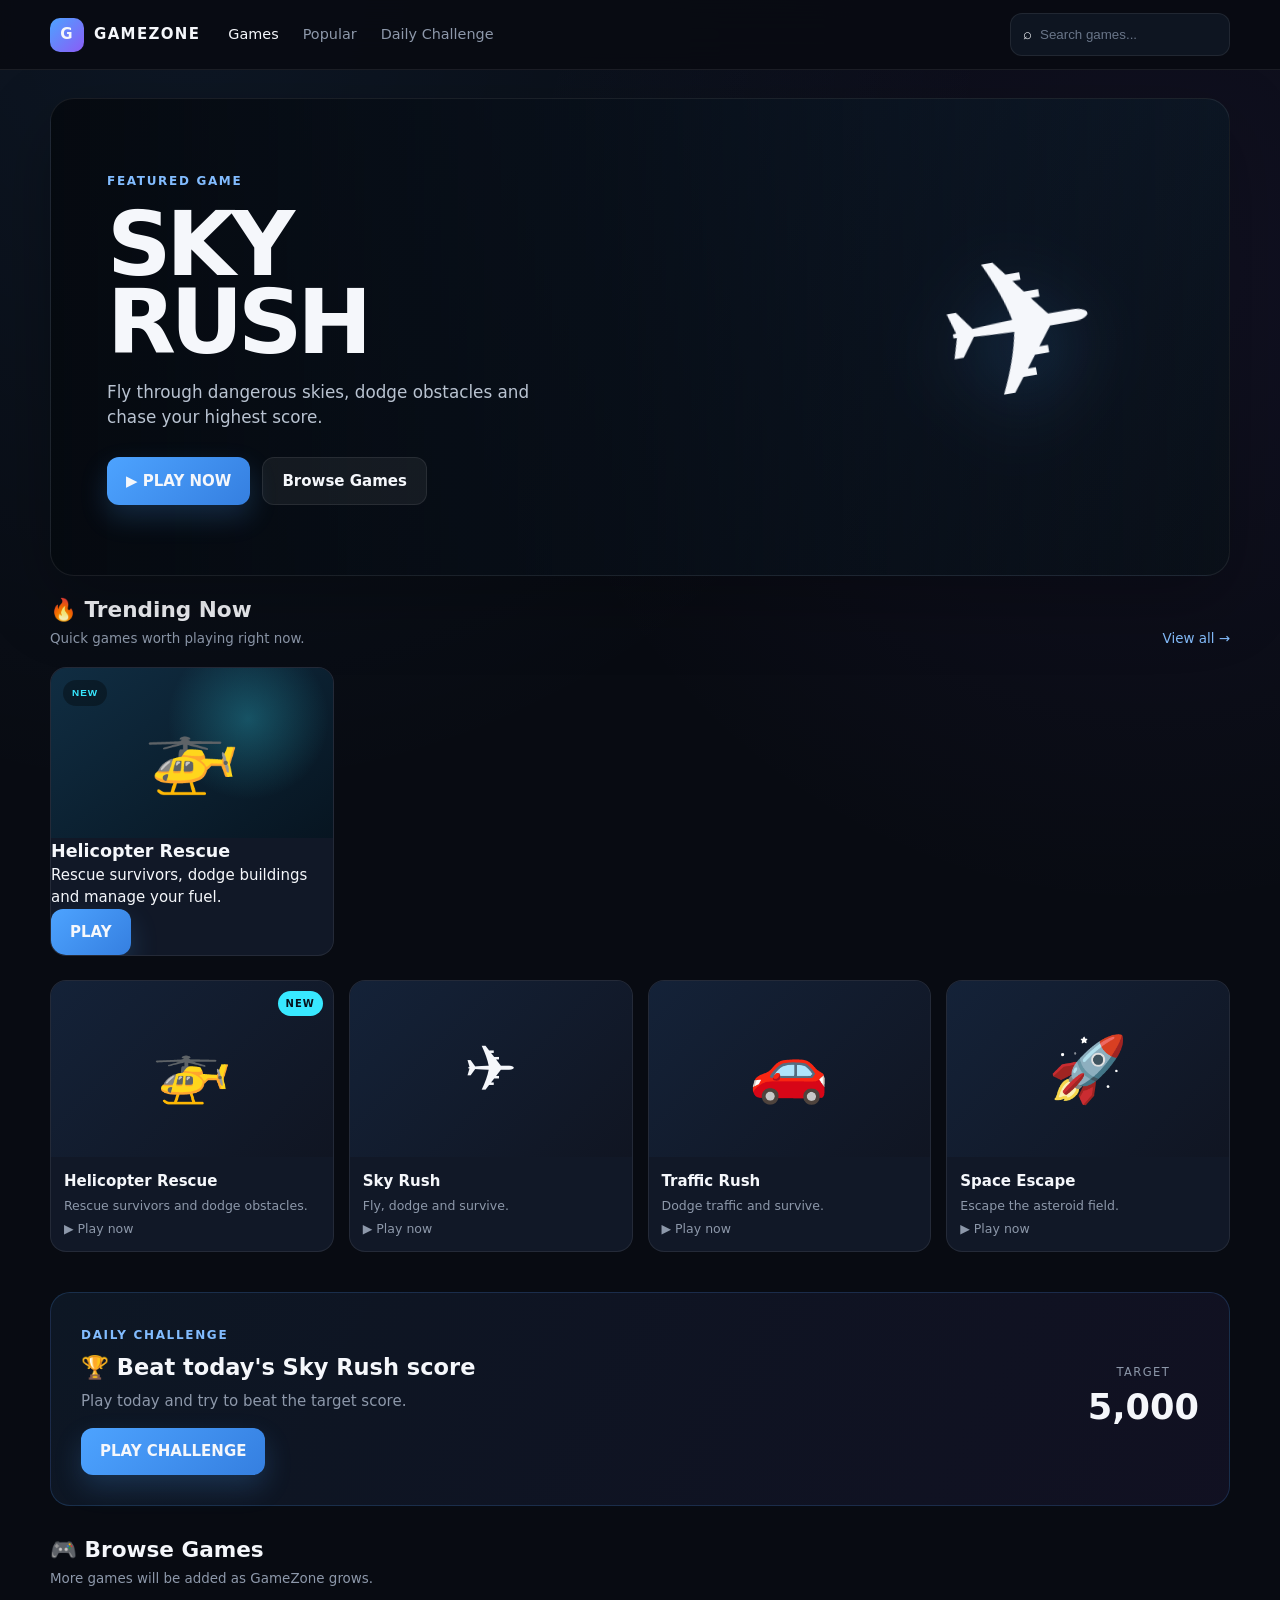
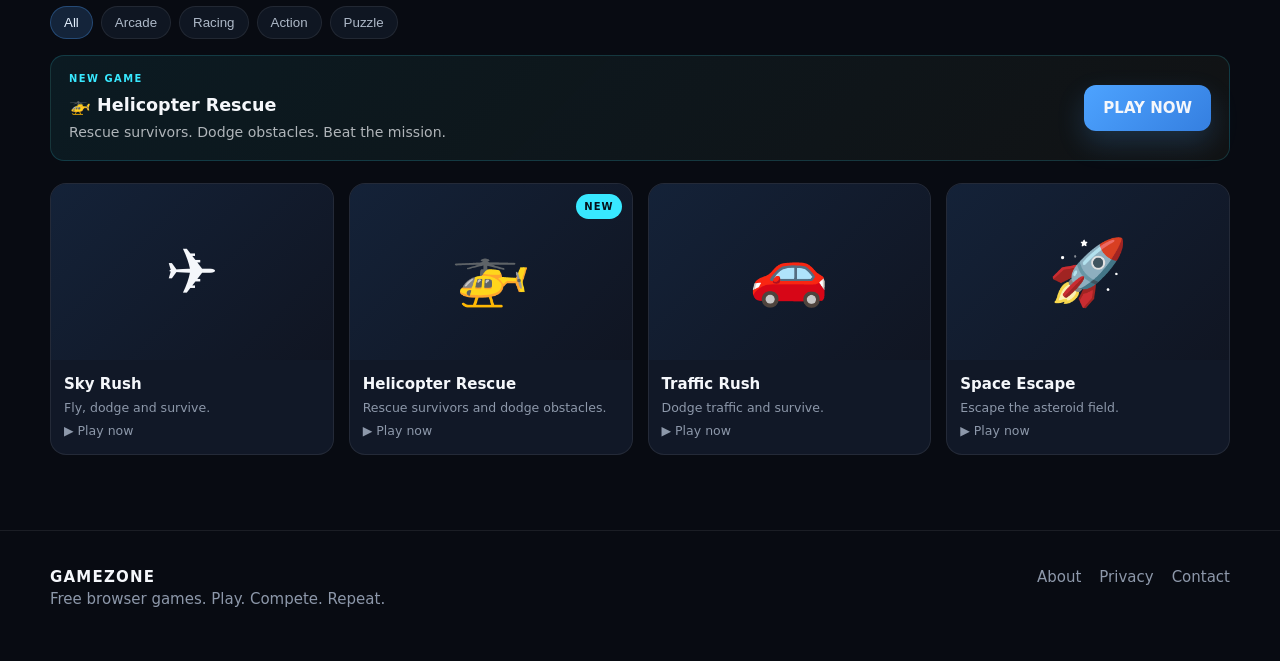
<file: index.html>
<!doctype html>
<html lang="en">
<head>
<meta charset="utf-8">
<meta name="viewport" content="width=device-width,initial-scale=1">
<title>GameZone — Free Browser Games</title>
<meta name="description" content="Play free browser games on GameZone. Fast arcade, racing, action and puzzle games.">
<meta name="theme-color" content="#080b12">
<link rel="stylesheet" href="css/style.css">
</head>

<body>

<header class="site-header">
<div class="container nav-wrap">

<a class="brand" href="./">
<span class="brand-mark">G</span>
<span>GAMEZONE</span>
</a>

<nav>
<a class="active" href="#games">Games</a>
<a href="#popular">Popular</a>
<a href="#daily">Daily Challenge</a>
</nav>

<label class="search">
<span>⌕</span>
<input id="search" type="search" placeholder="Search games..." aria-label="Search games">
</label>

</div>
</header>


<main class="container">

<!-- HERO -->
<section class="hero">

<div class="hero-copy">

<span class="eyebrow">FEATURED GAME</span>

<h1>SKY<br>RUSH</h1>

<p>
Fly through dangerous skies, dodge obstacles and chase your highest score.
</p>

<div class="actions">

<a class="btn primary" href="games/sky-rush/">
▶ PLAY NOW
</a>

<a class="btn secondary" href="#games">
Browse Games
</a>

</div>

</div>

<div class="hero-plane" aria-hidden="true">
✈
</div>

</section>


<!-- TRENDING -->
<section id="popular" class="section">

<div class="section-head">

<div>
<h2>🔥 Trending Now</h2>
<p>Quick games worth playing right now.</p>
</div>

<a href="#games">View all →</a>

</div>


<!-- NEW GAME FEATURE -->
<div class="game-grid" style="margin-bottom:24px;">

<article class="game-card">

<a href="games/helicopter-rescue/">

<div
class="game-thumb"
style="
display:flex;
align-items:center;
justify-content:center;
min-height:170px;
background:
radial-gradient(circle at 70% 30%,rgba(56,232,255,.25),transparent 35%),
linear-gradient(145deg,#102d42,#071521);
font-size:4.8rem;
position:relative;
overflow:hidden;
">

🚁

<span style="
position:absolute;
top:12px;
left:12px;
font-size:.62rem;
font-weight:800;
letter-spacing:1px;
font-family:Orbitron,Arial,sans-serif;
color:#38e8ff;
background:rgba(0,0,0,.35);
padding:6px 9px;
border-radius:20px;
">
NEW
</span>

</div>

<div class="game-card-body">

<div>

<h3>Helicopter Rescue</h3>

<p>
Rescue survivors, dodge buildings and manage your fuel.
</p>

</div>

<span class="btn primary">
PLAY
</span>

</div>

</a>

</article>

</div>


<!-- EXISTING TRENDING GAMES -->
<div class="game-grid" id="trending"></div>

</section>


<!-- DAILY CHALLENGE -->
<section id="daily" class="challenge">

<div>

<span class="eyebrow">
DAILY CHALLENGE
</span>

<h2>
🏆 Beat today's Sky Rush score
</h2>

<p>
Play today and try to beat the target score.
</p>

<a class="btn primary" href="games/sky-rush/">
PLAY CHALLENGE
</a>

</div>

<div class="challenge-score">
TARGET
<br>
<strong>5,000</strong>
</div>

</section>


<!-- ALL GAMES -->
<section id="games" class="section">

<div class="section-head">

<div>

<h2>🎮 Browse Games</h2>

<p>
More games will be added as GameZone grows.
</p>

</div>

</div>


<div class="tags">

<button class="tag active" data-filter="all">
All
</button>

<button class="tag" data-filter="arcade">
Arcade
</button>

<button class="tag" data-filter="racing">
Racing
</button>

<button class="tag" data-filter="action">
Action
</button>

<button class="tag" data-filter="puzzle">
Puzzle
</button>

</div>


<!-- HELICOPTER RESCUE QUICK LINK -->

<div
style="
margin:0 0 22px;
padding:16px 18px;
border:1px solid rgba(56,232,255,.16);
border-radius:14px;
background:linear-gradient(135deg,rgba(56,232,255,.07),rgba(255,213,74,.04));
display:flex;
align-items:center;
justify-content:space-between;
gap:16px;
flex-wrap:wrap;
">

<div>

<div style="
font-size:.62rem;
font-weight:800;
letter-spacing:1.5px;
color:#38e8ff;
margin-bottom:5px;
">
NEW GAME
</div>

<h3 style="margin:0 0 4px;">
🚁 Helicopter Rescue
</h3>

<p style="
margin:0;
opacity:.7;
font-size:.88rem;
">
Rescue survivors. Dodge obstacles. Beat the mission.
</p>

</div>

<a
class="btn primary"
href="games/helicopter-rescue/"
>
PLAY NOW
</a>

</div>


<div class="game-grid" id="gamesGrid"></div>

</section>

</main>


<footer>

<div class="container footer-wrap">

<div>

<strong>GAMEZONE</strong>

<p>
Free browser games. Play. Compete. Repeat.
</p>

</div>

<div class="footer-links">

<a href="pages/about.html">
About
</a>

<a href="pages/privacy.html">
Privacy
</a>

<a href="pages/contact.html">
Contact
</a>

</div>

</div>

</footer>


<script src="js/main.js"></script>

</body>
</html>
</file>
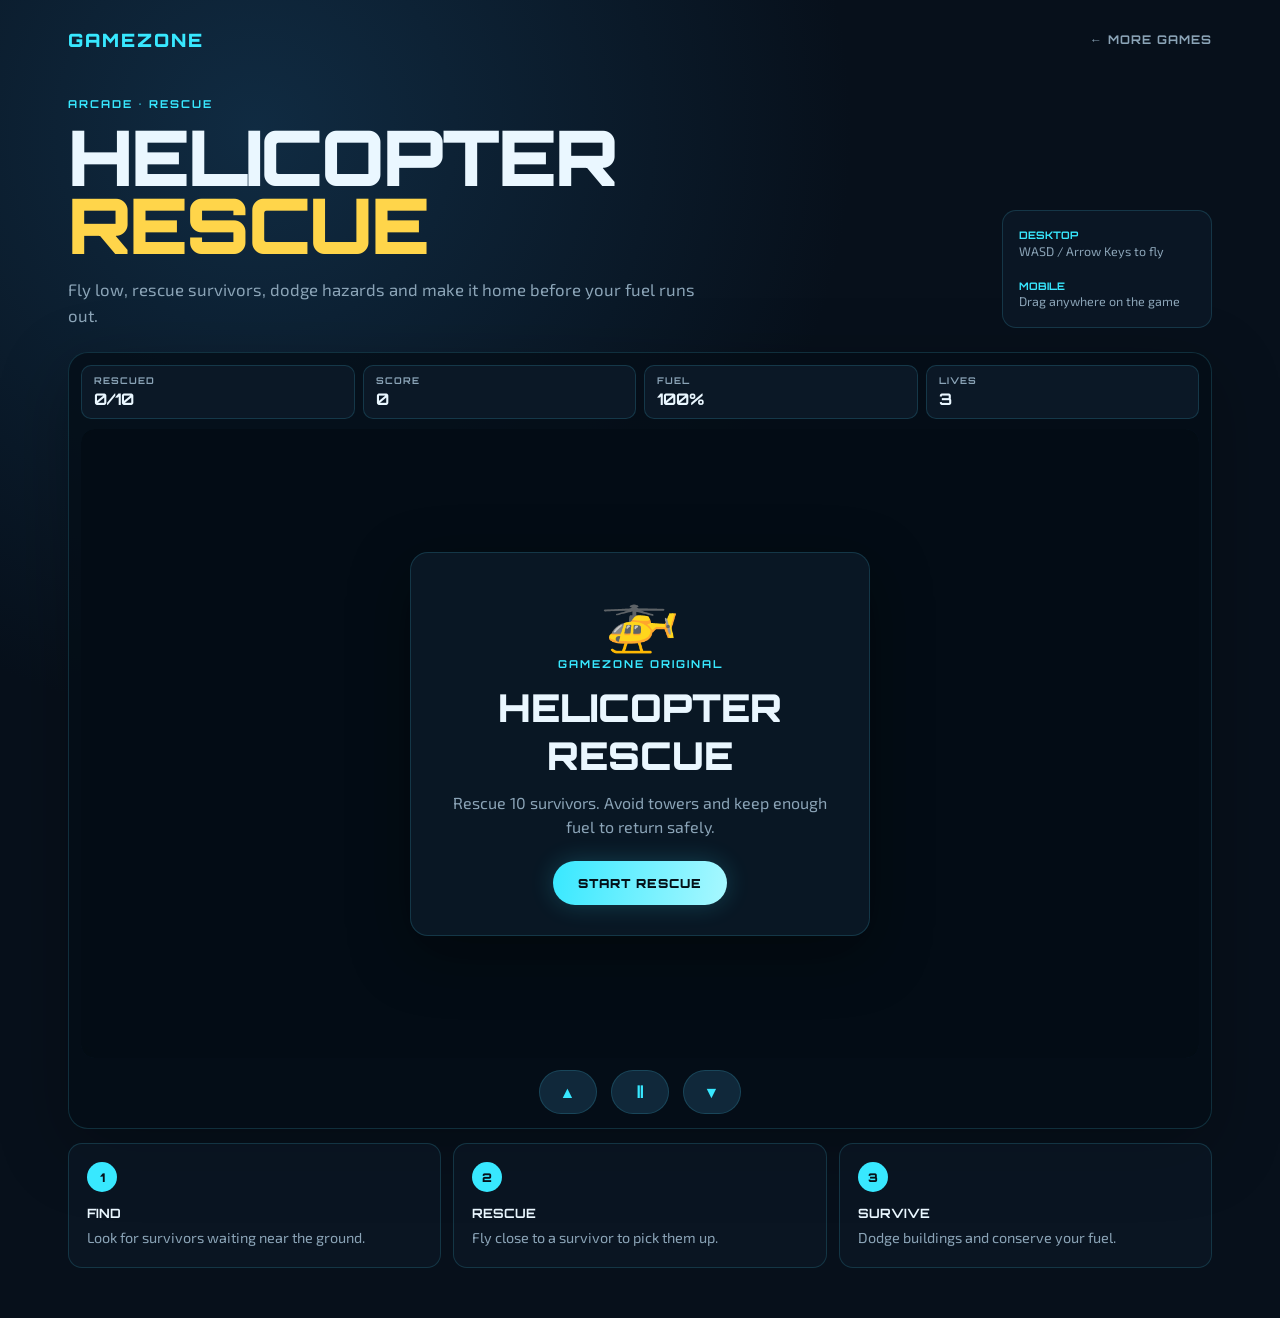
<file: games/helicopter-rescue/index.html>
<!DOCTYPE html>
<html lang="en">
<head>
<meta charset="UTF-8">
<meta name="viewport" content="width=device-width, initial-scale=1.0, viewport-fit=cover">
<title>Helicopter Rescue — GameZone</title>
<link rel="preconnect" href="https://fonts.googleapis.com">
<link href="https://fonts.googleapis.com/css2?family=Orbitron:wght@500;700;900&family=Exo+2:wght@400;600;700&display=swap" rel="stylesheet">
<link rel="stylesheet" href="game.css">
</head>
<body>
<div class="page">
  <header>
    <a class="brand" href="../../">GAMEZONE</a>
    <a class="back" href="../../">← MORE GAMES</a>
  </header>

  <main>
    <section class="intro">
      <div>
        <div class="eyebrow">ARCADE • RESCUE</div>
        <h1>HELICOPTER<br><span>RESCUE</span></h1>
        <p>Fly low, rescue survivors, dodge hazards and make it home before your fuel runs out.</p>
      </div>
      <div class="tips">
        <b>DESKTOP</b><br>WASD / Arrow Keys to fly<br><br>
        <b>MOBILE</b><br>Drag anywhere on the game
      </div>
    </section>

    <section class="game-shell">
      <div class="hud">
        <div><small>RESCUED</small><strong id="rescued">0/10</strong></div>
        <div><small>SCORE</small><strong id="score">0</strong></div>
        <div><small>FUEL</small><strong id="fuel">100%</strong></div>
        <div><small>LIVES</small><strong id="lives">3</strong></div>
      </div>

      <div id="gameWrap">
        <canvas id="gameCanvas"></canvas>

        <div id="startOverlay" class="overlay">
          <div class="panel">
            <div class="heli">🚁</div>
            <div class="eyebrow">GAMEZONE ORIGINAL</div>
            <h2>HELICOPTER RESCUE</h2>
            <p>Rescue 10 survivors. Avoid towers and keep enough fuel to return safely.</p>
            <button id="startBtn">START RESCUE</button>
          </div>
        </div>

        <div id="pauseOverlay" class="overlay hidden">
          <div class="panel compact">
            <div class="eyebrow">FLIGHT PAUSED</div>
            <h2>PAUSED</h2>
            <button id="resumeBtn">RESUME</button>
          </div>
        </div>

        <div id="gameOverOverlay" class="overlay hidden">
          <div class="panel">
            <div class="eyebrow">MISSION COMPLETE</div>
            <h2 id="overTitle">MISSION FAILED</h2>
            <p id="overText"></p>
            <div class="result"><span>SCORE</span><b id="finalScore">0</b></div>
            <button id="restartBtn">FLY AGAIN</button>
          </div>
        </div>
      </div>

      <div class="mobile-controls">
        <button id="upBtn" aria-label="Fly up">▲</button>
        <button id="pauseBtn" aria-label="Pause">Ⅱ</button>
        <button id="downBtn" aria-label="Fly down">▼</button>
      </div>
    </section>

    <section class="how">
      <article><b>1</b><h3>FIND</h3><p>Look for survivors waiting near the ground.</p></article>
      <article><b>2</b><h3>RESCUE</h3><p>Fly close to a survivor to pick them up.</p></article>
      <article><b>3</b><h3>SURVIVE</h3><p>Dodge buildings and conserve your fuel.</p></article>
    </section>
  </main>
</div>
<script src="game.js"></script>
</body>
</html>
</file>
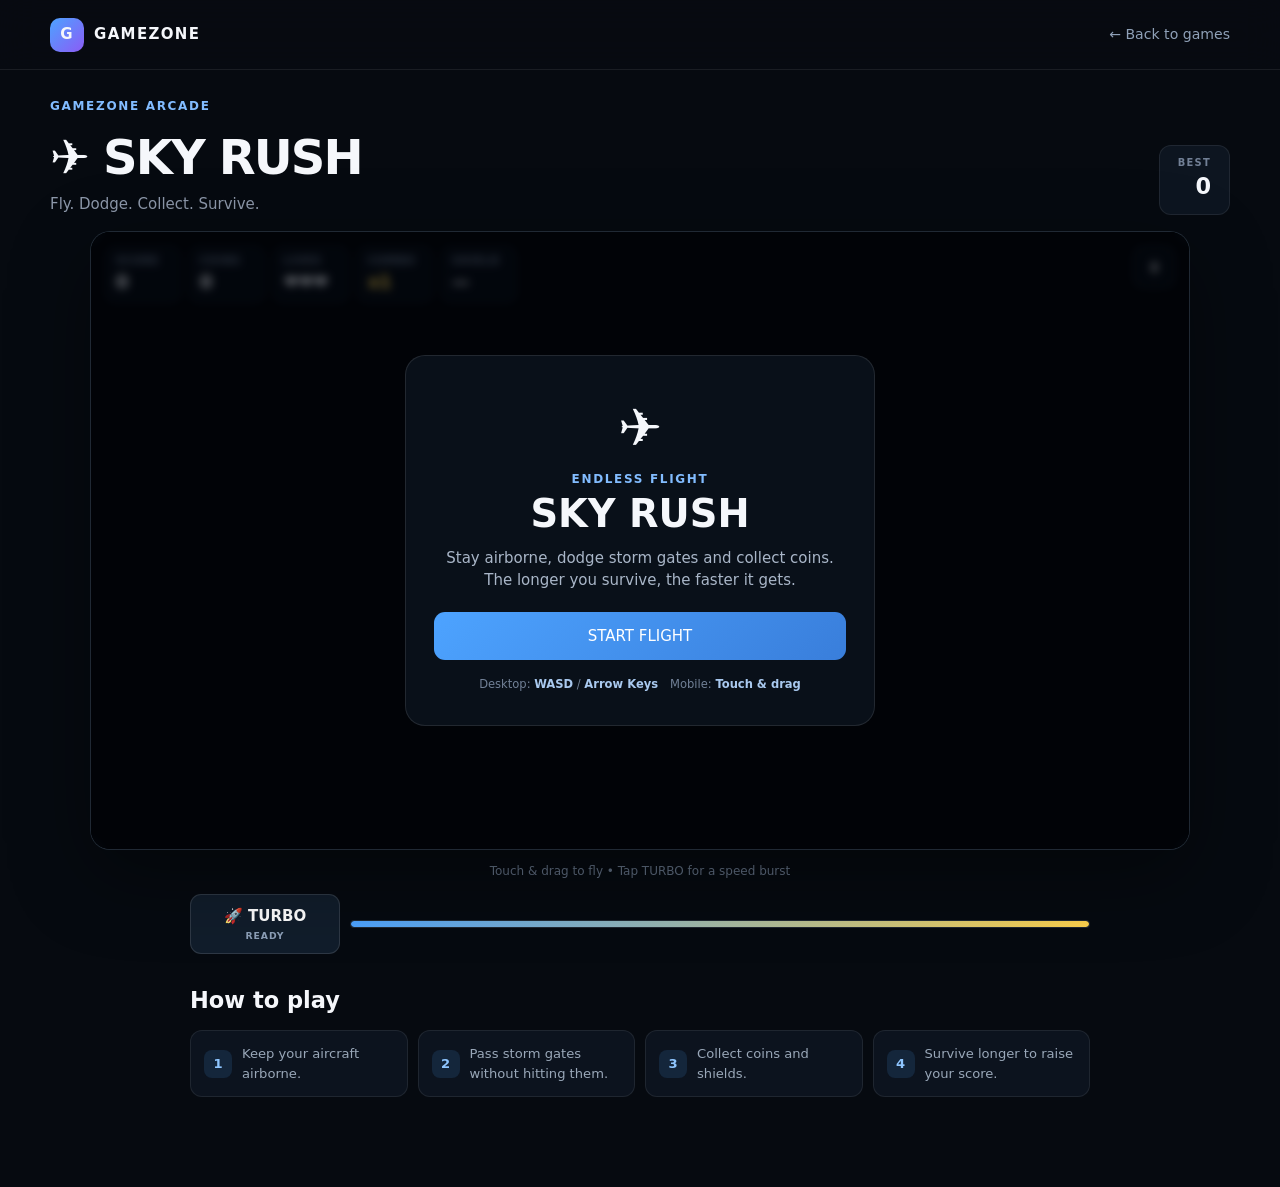
<file: games/sky-rush/index.html>
<!doctype html><html lang="en"><head>
<meta charset="utf-8"><meta name="viewport" content="width=device-width,initial-scale=1,viewport-fit=cover,user-scalable=no">
<title>Sky Rush — GameZone</title><meta name="description" content="Play Sky Rush on GameZone. Dodge obstacles, collect coins and chase your high score.">
<link rel="stylesheet" href="../../css/style.css"><link rel="stylesheet" href="game.css"></head>
<body class="game-page">
<header class="site-header"><div class="container nav-wrap">
<a class="brand" href="../../"><span class="brand-mark">G</span><span>GAMEZONE</span></a><a class="back-link" href="../../">← Back to games</a>
</div></header>
<main class="game-shell container">
<section class="game-header"><div><span class="eyebrow">GAMEZONE ARCADE</span><h1>✈️ SKY RUSH</h1><p>Fly. Dodge. Collect. Survive.</p></div>
<div class="game-best"><span>BEST</span><strong id="bestScore">0</strong></div></section>
<div class="game-frame"><canvas id="gameCanvas" aria-label="Sky Rush game"></canvas>
<div class="hud"><div class="hud-box"><span>SCORE</span><strong id="score">0</strong></div><div class="hud-box"><span>COINS</span><strong id="coins">0</strong></div><div class="hud-box"><span>LIVES</span><strong id="lives">❤️❤️❤️</strong></div><div class="hud-box combo-box"><span>COMBO</span><strong id="combo">x1</strong></div><div class="hud-box"><span>SHIELD</span><strong id="shield">—</strong></div><button id="pauseBtn" class="hud-btn" type="button">Ⅱ</button></div>
<div id="startScreen" class="overlay"><div class="overlay-card"><div class="big-icon">✈️</div><span class="eyebrow">ENDLESS FLIGHT</span><h2>SKY RUSH</h2><p>Stay airborne, dodge storm gates and collect coins. The longer you survive, the faster it gets.</p><button id="startBtn" class="game-btn primary-game">START FLIGHT</button><div class="controls"><span>Desktop: <b>WASD</b> / <b>Arrow Keys</b></span><span>Mobile: <b>Touch & drag</b></span></div></div></div>
<div id="pauseScreen" class="overlay hidden"><div class="overlay-card small-card"><div class="big-icon">Ⅱ</div><h2>PAUSED</h2><button id="resumeBtn" class="game-btn primary-game">RESUME</button></div></div>
<div id="gameOverScreen" class="overlay hidden"><div class="overlay-card"><div class="big-icon">💥</div><span class="eyebrow">FLIGHT COMPLETE</span><h2>GAME OVER</h2>
<div class="result-grid"><div><span>SCORE</span><strong id="finalScore">0</strong></div><div><span>COINS</span><strong id="finalCoins">0</strong></div><div><span>DISTANCE</span><strong id="finalDistance">0m</strong></div><div><span>BEST</span><strong id="finalBest">0</strong></div></div>
<p id="newBest" class="new-best hidden">🏆 NEW HIGH SCORE!</p><button id="restartBtn" class="game-btn primary-game">FLY AGAIN</button><a class="game-btn secondary-game" href="../../">BACK TO GAMEZONE</a></div></div>
</div>
<div class="mobile-hint">Touch & drag to fly • Tap TURBO for a speed burst</div>
<div class="turbo-wrap"><button id="turboBtn" class="turbo-btn" type="button">🚀 TURBO <span id="turboReady">READY</span></button><div class="turbo-bar"><i id="turboBar"></i></div></div>
<section class="how-to"><h2>How to play</h2><div class="how-grid"><div><b>1</b><span>Keep your aircraft airborne.</span></div><div><b>2</b><span>Pass storm gates without hitting them.</span></div><div><b>3</b><span>Collect coins and shields.</span></div><div><b>4</b><span>Survive longer to raise your score.</span></div></div></section>
</main>
<script src="game.js"></script></body></html>
</file>
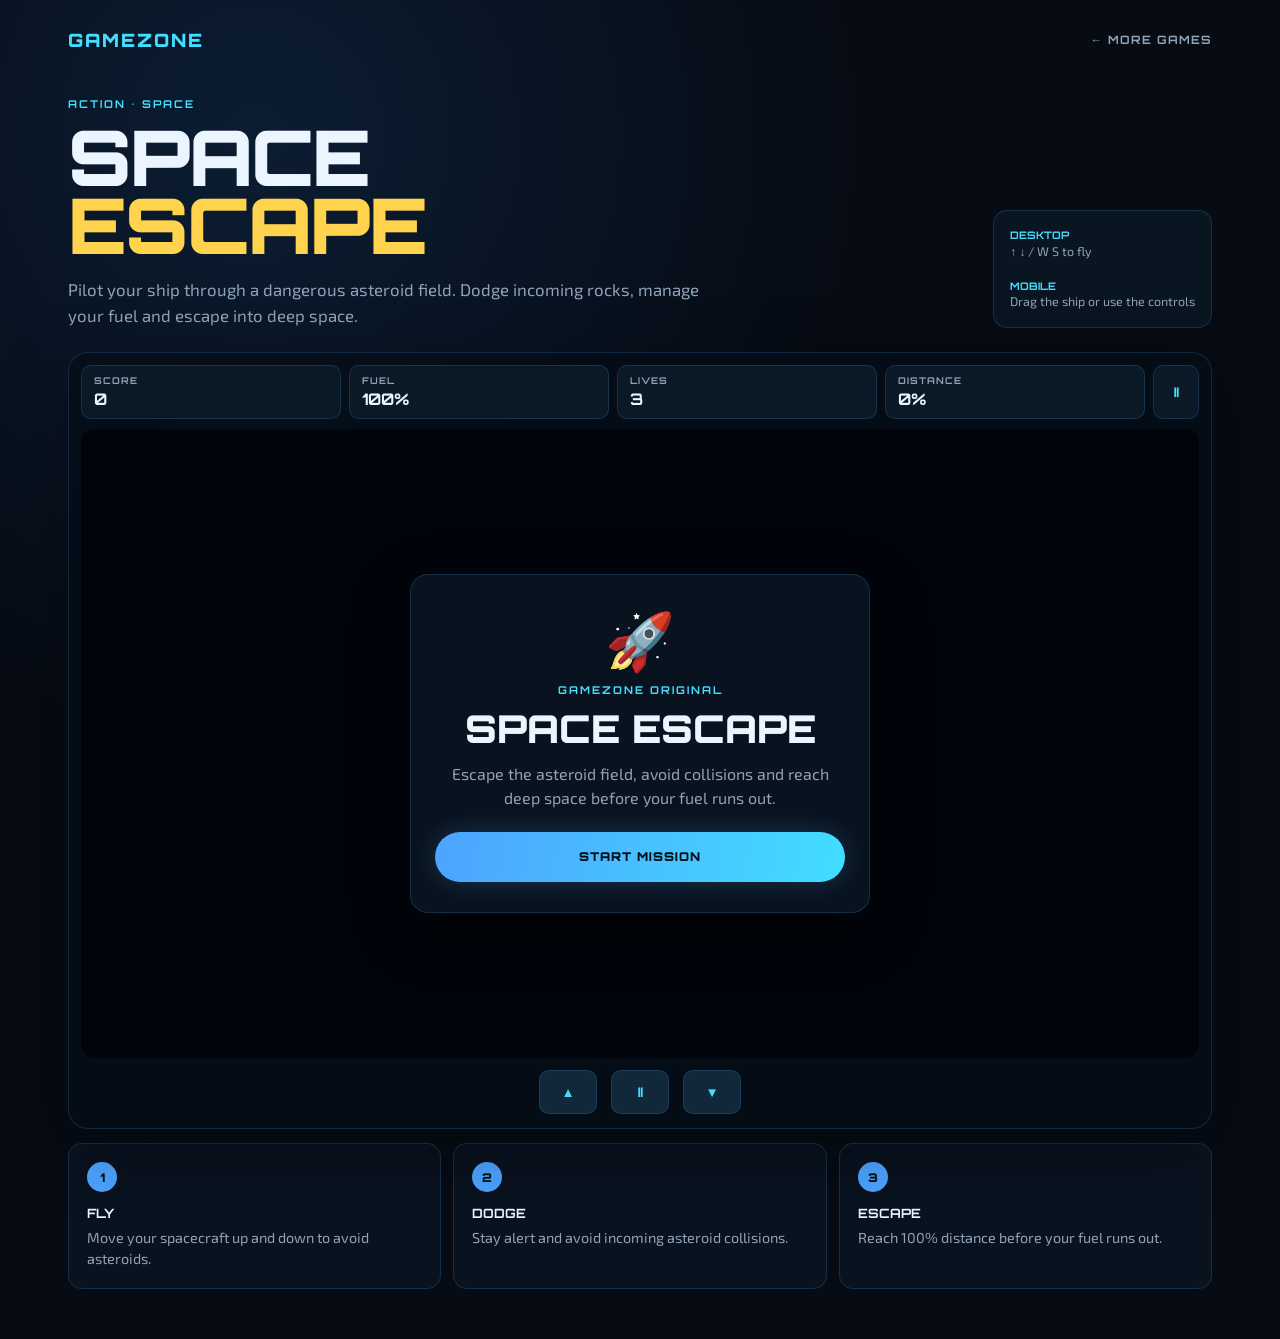
<file: games/space-escape/index.html>
<!DOCTYPE html>
<html lang="en">
<head>
    <meta charset="UTF-8">
    <meta
        name="viewport"
        content="width=device-width, initial-scale=1.0, viewport-fit=cover"
    >

    <title>Space Escape — GameZone</title>

    <link rel="preconnect" href="https://fonts.googleapis.com">
    <link
        href="https://fonts.googleapis.com/css2?family=Orbitron:wght@500;700;900&family=Exo+2:wght@400;600;700&display=swap"
        rel="stylesheet"
    >

    <link rel="stylesheet" href="game.css">
</head>

<body class="game-page">

<div class="page">

    <header class="topbar">
        <a class="brand" href="../../">GAMEZONE</a>
        <a class="back" href="../../">← MORE GAMES</a>
    </header>

    <main>

        <!-- GAME INTRO -->
        <section class="intro">

            <div>
                <div class="eyebrow">ACTION • SPACE</div>

                <h1>
                    SPACE<br>
                    <span>ESCAPE</span>
                </h1>

                <p>
                    Pilot your ship through a dangerous asteroid field.
                    Dodge incoming rocks, manage your fuel and escape into deep space.
                </p>
            </div>

            <div class="tips">

                <b>DESKTOP</b>
                <br>
                ↑ ↓ / W S to fly

                <br><br>

                <b>MOBILE</b>
                <br>
                Drag the ship or use the controls

            </div>

        </section>


        <!-- GAME -->
        <section class="game-shell">

            <!-- HUD -->
            <div class="hud">

                <div class="hud-box">
                    <small>SCORE</small>
                    <strong id="score">0</strong>
                </div>

                <div class="hud-box">
                    <small>FUEL</small>
                    <strong id="fuel">100%</strong>
                </div>

                <div class="hud-box">
                    <small>LIVES</small>
                    <strong id="lives">3</strong>
                </div>

                <div class="hud-box">
                    <small>DISTANCE</small>
                    <strong id="distance">0%</strong>
                </div>

                <button
                    id="pauseBtn"
                    class="pause-btn"
                    type="button"
                    aria-label="Pause game"
                >
                    Ⅱ
                </button>

            </div>


            <!-- GAME AREA -->
            <div id="gameWrap">

                <canvas id="gameCanvas"></canvas>


                <!-- START SCREEN -->
                <div id="startOverlay" class="overlay">

                    <div class="panel">

                        <div class="big-icon">🚀</div>

                        <div class="eyebrow">
                            GAMEZONE ORIGINAL
                        </div>

                        <h2>SPACE ESCAPE</h2>

                        <p>
                            Escape the asteroid field, avoid collisions
                            and reach deep space before your fuel runs out.
                        </p>

                        <button id="startBtn" type="button">
                            START MISSION
                        </button>

                    </div>

                </div>


                <!-- PAUSE SCREEN -->
                <div id="pauseOverlay" class="overlay hidden">

                    <div class="panel compact">

                        <div class="eyebrow">
                            FLIGHT PAUSED
                        </div>

                        <h2>PAUSED</h2>

                        <button id="resumeBtn" type="button">
                            RESUME
                        </button>

                    </div>

                </div>


                <!-- GAME OVER -->
                <div id="gameOverOverlay" class="overlay hidden">

                    <div class="panel">

                        <div class="big-icon">🌌</div>

                        <div class="eyebrow">
                            MISSION RESULT
                        </div>

                        <h2 id="overTitle">
                            MISSION FAILED
                        </h2>

                        <p id="overText"></p>

                        <div class="result">

                            <span>FINAL SCORE</span>

                            <b id="finalScore">
                                0
                            </b>

                        </div>

                        <button id="restartBtn" type="button">
                            PLAY AGAIN
                        </button>

                    </div>

                </div>

            </div>


            <!-- MOBILE CONTROLS -->
            <div class="mobile-controls">

                <button
                    id="upBtn"
                    type="button"
                    aria-label="Move up"
                >
                    ▲
                </button>

                <button
                    id="mobilePauseBtn"
                    type="button"
                    aria-label="Pause game"
                >
                    Ⅱ
                </button>

                <button
                    id="downBtn"
                    type="button"
                    aria-label="Move down"
                >
                    ▼
                </button>

            </div>

        </section>


        <!-- HOW TO PLAY -->
        <section class="how">

            <article>
                <b>1</b>
                <h3>FLY</h3>
                <p>
                    Move your spacecraft up and down to avoid asteroids.
                </p>
            </article>

            <article>
                <b>2</b>
                <h3>DODGE</h3>
                <p>
                    Stay alert and avoid incoming asteroid collisions.
                </p>
            </article>

            <article>
                <b>3</b>
                <h3>ESCAPE</h3>
                <p>
                    Reach 100% distance before your fuel runs out.
                </p>
            </article>

        </section>

    </main>

</div>


<script src="game.js"></script>

</body>
</html>
</file>
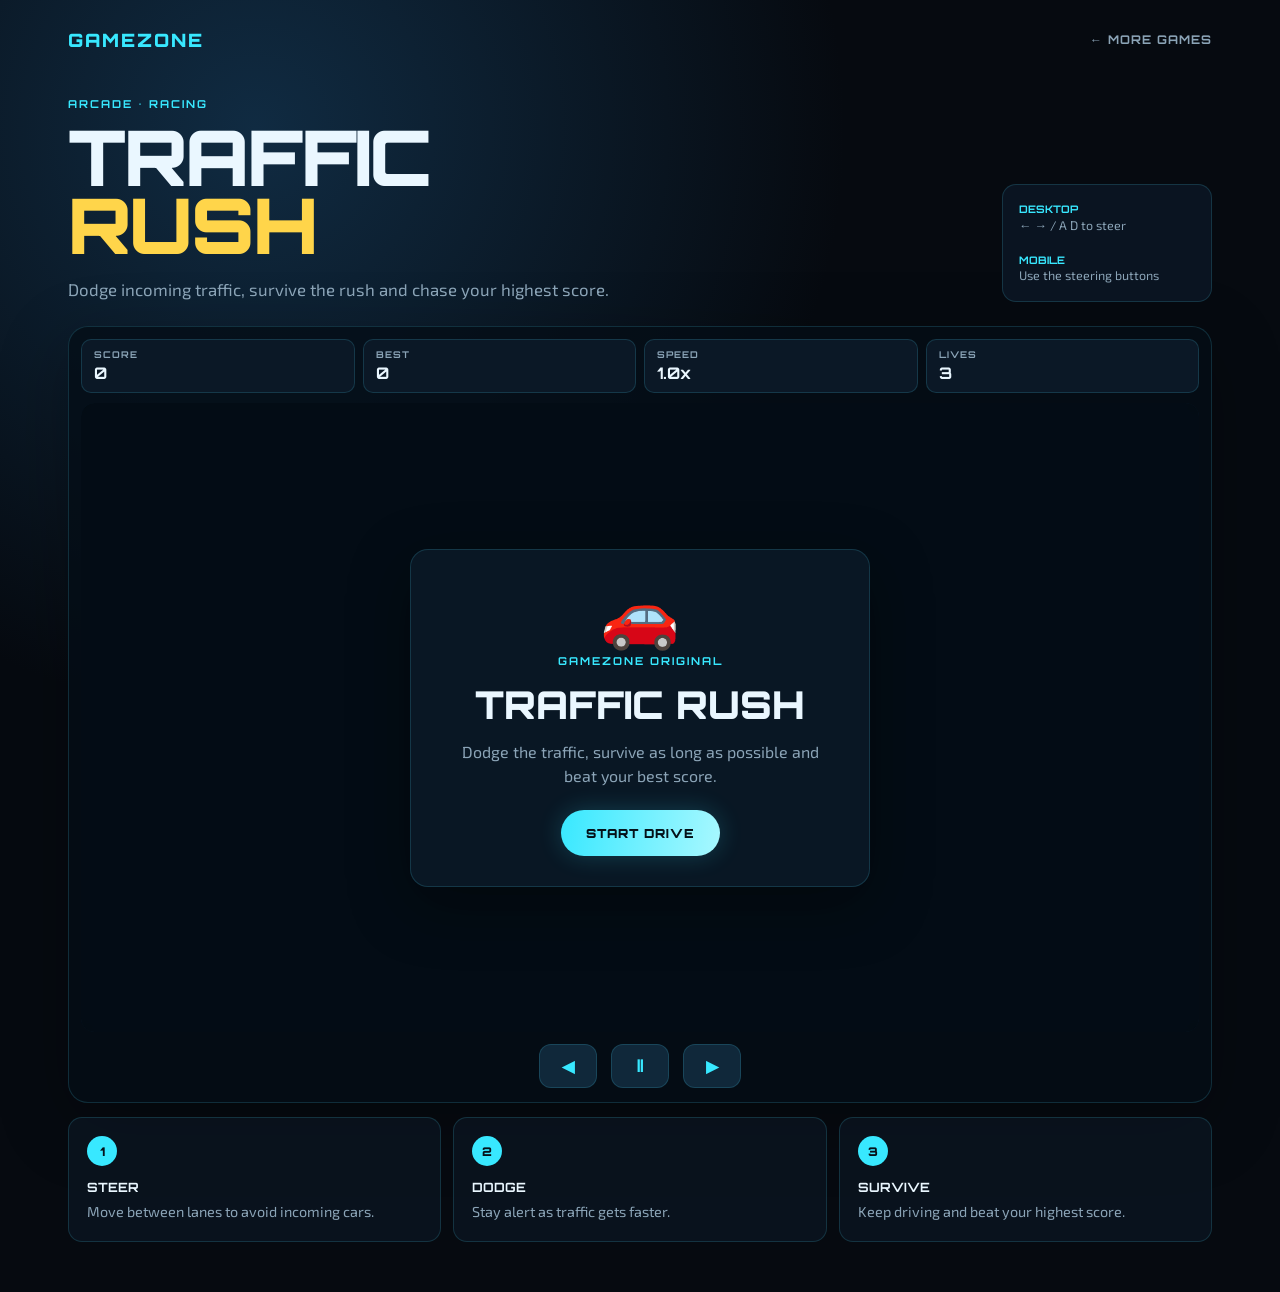
<file: games/traffic-rush/index.html>
<!doctype html>
<html lang="en">
<head>
<meta charset="utf-8">
<meta name="viewport" content="width=device-width,initial-scale=1,viewport-fit=cover">

<title>Traffic Rush — GameZone</title>
<meta name="description" content="Play Traffic Rush on GameZone. Dodge traffic, survive and beat your high score.">
<meta name="theme-color" content="#060a10">

<link rel="preconnect" href="https://fonts.googleapis.com">
<link href="https://fonts.googleapis.com/css2?family=Orbitron:wght@500;700;900&family=Exo+2:wght@400;600;700&display=swap" rel="stylesheet">

<link rel="stylesheet" href="game.css">
</head>

<body class="game-page">

<div class="page">

<header>
    <a class="brand" href="../../">GAMEZONE</a>
    <a class="back" href="../../">← MORE GAMES</a>
</header>

<main>

<section class="intro">
    <div>
        <div class="eyebrow">ARCADE • RACING</div>

        <h1>TRAFFIC<br><span>RUSH</span></h1>

        <p>
            Dodge incoming traffic, survive the rush and chase your highest score.
        </p>
    </div>

    <div class="tips">
        <b>DESKTOP</b><br>
        ← → / A D to steer
        <br><br>

        <b>MOBILE</b><br>
        Use the steering buttons
    </div>
</section>


<section class="game-shell">

    <div class="hud">

        <div>
            <small>SCORE</small>
            <strong id="score">0</strong>
        </div>

        <div>
            <small>BEST</small>
            <strong id="best">0</strong>
        </div>

        <div>
            <small>SPEED</small>
            <strong id="speed">1x</strong>
        </div>

        <div>
            <small>LIVES</small>
            <strong id="lives">3</strong>
        </div>

    </div>


    <div id="gameWrap">

        <canvas id="gameCanvas"></canvas>


        <!-- START SCREEN -->

        <div id="startOverlay" class="overlay">

            <div class="panel">

                <div class="car-icon">🚗</div>

                <div class="eyebrow">
                    GAMEZONE ORIGINAL
                </div>

                <h2>TRAFFIC RUSH</h2>

                <p>
                    Dodge the traffic, survive as long as possible
                    and beat your best score.
                </p>

                <button id="startBtn">
                    START DRIVE
                </button>

            </div>

        </div>


        <!-- PAUSE SCREEN -->

        <div id="pauseOverlay" class="overlay hidden">

            <div class="panel compact">

                <div class="eyebrow">
                    DRIVE PAUSED
                </div>

                <h2>PAUSED</h2>

                <button id="resumeBtn">
                    RESUME
                </button>

            </div>

        </div>


        <!-- GAME OVER -->

        <div id="gameOverOverlay" class="overlay hidden">

            <div class="panel">

                <div class="eyebrow">
                    RACE OVER
                </div>

                <h2 id="overTitle">
                    GAME OVER
                </h2>

                <p id="overText">
                    Traffic got you. Try again and beat your best score.
                </p>

                <div class="result">

                    <span>SCORE</span>

                    <b id="finalScore">
                        0
                    </b>

                </div>

                <div class="result">

                    <span>BEST</span>

                    <b id="finalBest">
                        0
                    </b>

                </div>

                <button id="restartBtn">
                    DRIVE AGAIN
                </button>

            </div>

        </div>

    </div>


    <!-- MOBILE CONTROLS -->

    <div class="mobile-controls">

        <button
            id="leftBtn"
            aria-label="Steer left">
            ◀
        </button>

        <button
            id="pauseBtn"
            aria-label="Pause game">
            Ⅱ
        </button>

        <button
            id="rightBtn"
            aria-label="Steer right">
            ▶
        </button>

    </div>

</section>


<section class="how">

    <article>
        <b>1</b>
        <h3>STEER</h3>
        <p>
            Move between lanes to avoid incoming cars.
        </p>
    </article>

    <article>
        <b>2</b>
        <h3>DODGE</h3>
        <p>
            Stay alert as traffic gets faster.
        </p>
    </article>

    <article>
        <b>3</b>
        <h3>SURVIVE</h3>
        <p>
            Keep driving and beat your highest score.
        </p>
    </article>

</section>

</main>

</div>

<script src="game.js"></script>

</body>
</html>
</file>
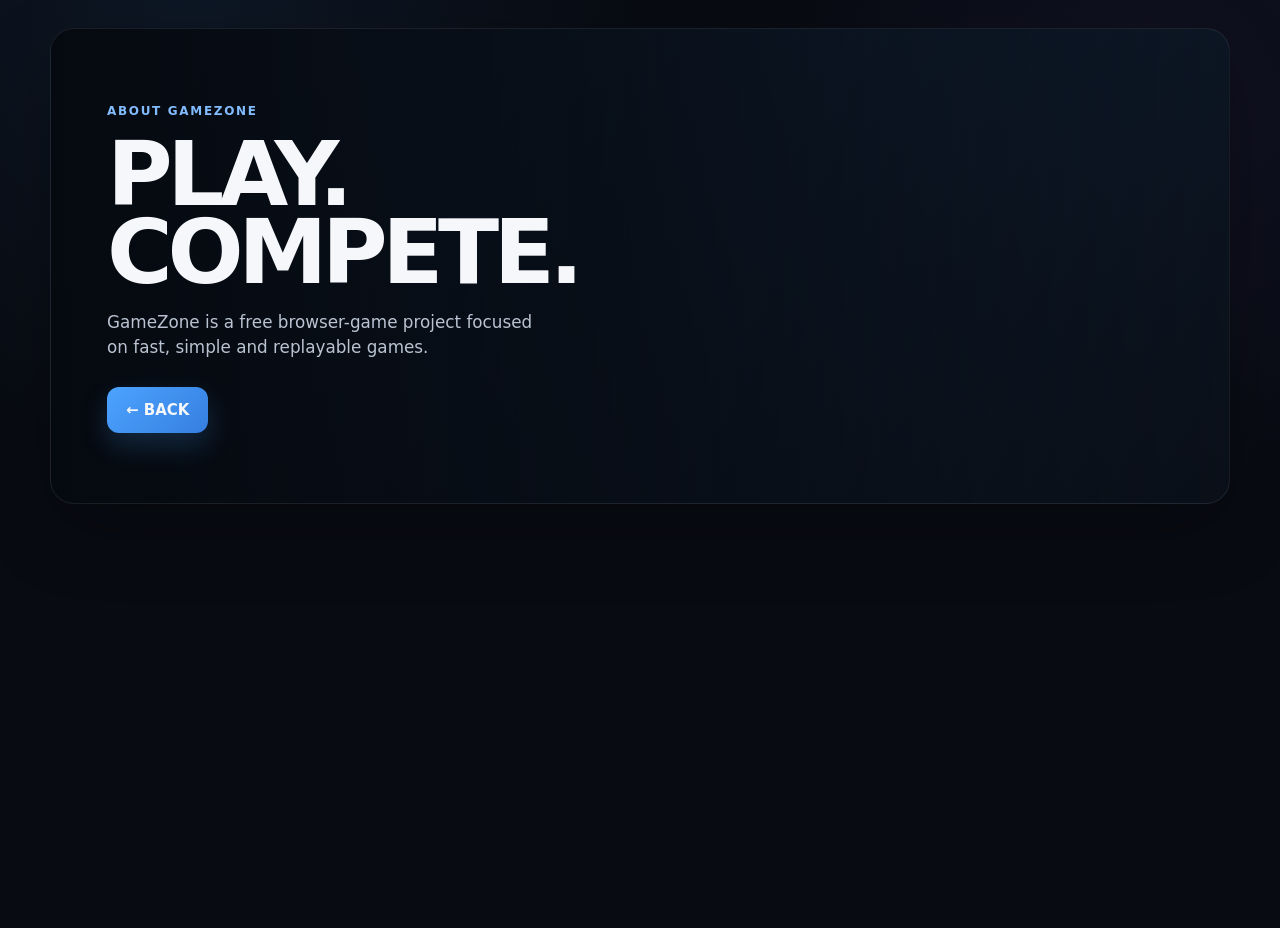
<file: pages/about.html>
<!doctype html><html lang="en"><head><meta charset="utf-8"><meta name="viewport" content="width=device-width,initial-scale=1"><title>About — GameZone</title><link rel="stylesheet" href="../css/style.css"></head><body><main class="container"><section class="hero"><div class="hero-copy"><span class="eyebrow">ABOUT GAMEZONE</span><h1>PLAY.<br>COMPETE.</h1><p>GameZone is a free browser-game project focused on fast, simple and replayable games.</p><div class="actions"><a class="btn primary" href="../">← BACK</a></div></div></section></main></body></html>
</file>
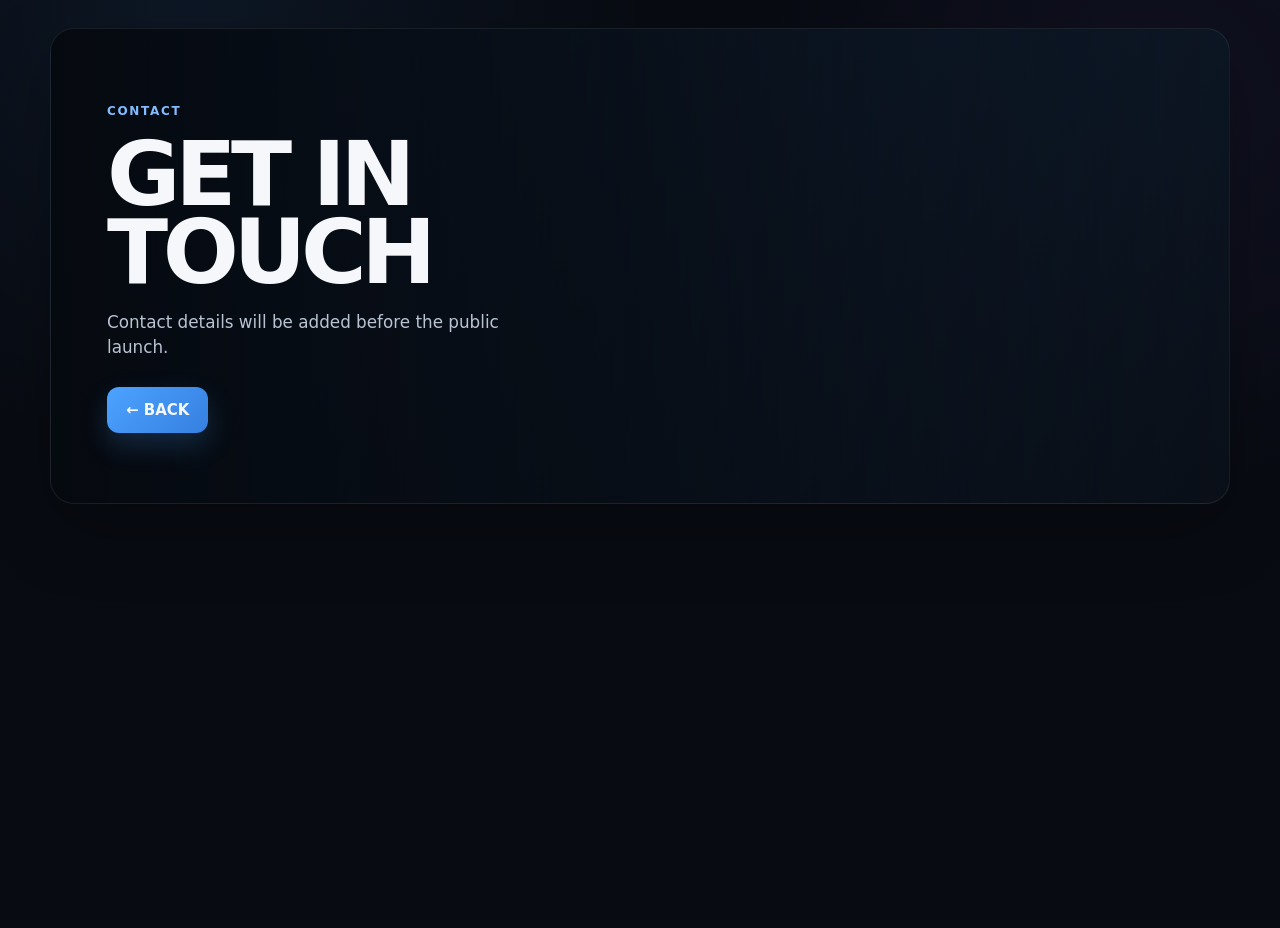
<file: pages/contact.html>
<!doctype html><html lang="en"><head><meta charset="utf-8"><meta name="viewport" content="width=device-width,initial-scale=1"><title>Contact — GameZone</title><link rel="stylesheet" href="../css/style.css"></head><body><main class="container"><section class="hero"><div class="hero-copy"><span class="eyebrow">CONTACT</span><h1>GET IN<br>TOUCH</h1><p>Contact details will be added before the public launch.</p><div class="actions"><a class="btn primary" href="../">← BACK</a></div></div></section></main></body></html>
</file>
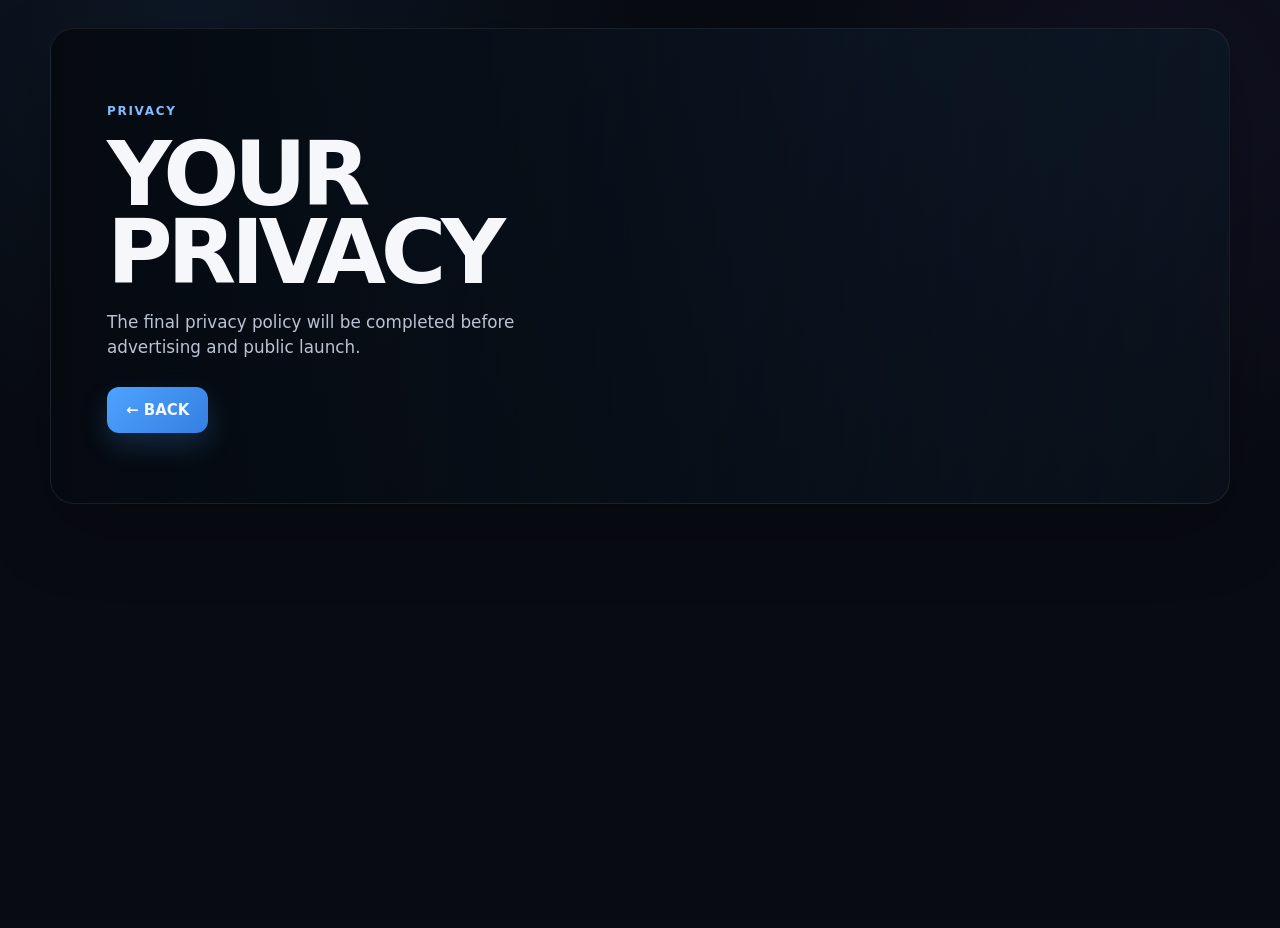
<file: pages/privacy.html>
<!doctype html><html lang="en"><head><meta charset="utf-8"><meta name="viewport" content="width=device-width,initial-scale=1"><title>Privacy — GameZone</title><link rel="stylesheet" href="../css/style.css"></head><body><main class="container"><section class="hero"><div class="hero-copy"><span class="eyebrow">PRIVACY</span><h1>YOUR<br>PRIVACY</h1><p>The final privacy policy will be completed before advertising and public launch.</p><div class="actions"><a class="btn primary" href="../">← BACK</a></div></div></section></main></body></html>
</file>
<file: css/style.css>
*{box-sizing:border-box;margin:0;padding:0}
:root{--bg:#080b12;--panel:#111827;--text:#f5f7fb;--muted:#8d98aa;--line:rgba(255,255,255,.08);--blue:#4da3ff;--purple:#8b5cf6}
html{scroll-behavior:smooth}body{background:radial-gradient(circle at 15% 0%,rgba(77,163,255,.08),transparent 32%),radial-gradient(circle at 90% 12%,rgba(139,92,246,.07),transparent 28%),var(--bg);color:var(--text);font:15px/1.5 Inter,system-ui,-apple-system,BlinkMacSystemFont,"Segoe UI",sans-serif;min-height:100vh}
a{color:inherit;text-decoration:none}.container{width:min(1180px,calc(100% - 32px));margin:auto}
.site-header{height:70px;position:sticky;top:0;z-index:20;background:rgba(8,11,18,.88);backdrop-filter:blur(18px);border-bottom:1px solid var(--line)}
.nav-wrap{height:100%;display:flex;align-items:center;gap:28px}.brand{display:flex;align-items:center;gap:10px;font-weight:900;letter-spacing:.09em}.brand-mark{width:34px;height:34px;border-radius:10px;display:grid;place-items:center;background:linear-gradient(135deg,var(--blue),var(--purple));font-weight:900}
nav{display:flex;gap:24px;color:var(--muted);font-size:.9rem}nav a:hover,nav .active{color:var(--text)}
.search{margin-left:auto;width:220px;display:flex;gap:8px;align-items:center;background:#0e1521;border:1px solid var(--line);padding:9px 12px;border-radius:12px}.search input{width:100%;border:0;outline:0;background:none;color:var(--text)}.search input::placeholder{color:#697588}
.hero{position:relative;min-height:440px;margin:28px 0 0;border:1px solid var(--line);border-radius:24px;overflow:hidden;background:linear-gradient(90deg,rgba(5,9,15,.98),rgba(5,9,15,.72) 48%,rgba(5,9,15,.12)),linear-gradient(135deg,#142945,#0a1019);box-shadow:0 25px 70px rgba(0,0,0,.25)}
.hero-copy{position:relative;z-index:2;max-width:560px;padding:70px 56px}.eyebrow{font-size:.75rem;font-weight:900;letter-spacing:.14em;color:#82bcff}.hero h1{font-size:clamp(3.3rem,7vw,5.8rem);line-height:.88;letter-spacing:-.06em;margin:13px 0 18px}.hero p{max-width:470px;color:#b9c3d1;font-size:1.05rem}.actions{display:flex;gap:12px;flex-wrap:wrap;margin-top:26px}.btn{display:inline-flex;align-items:center;justify-content:center;padding:12px 19px;border-radius:12px;font-weight:850}.primary{background:linear-gradient(135deg,var(--blue),#357fe0);box-shadow:0 12px 28px rgba(77,163,255,.2)}.secondary{background:rgba(255,255,255,.06);border:1px solid var(--line)}
.hero-plane{position:absolute;right:11%;top:18%;font-size:12rem;transform:rotate(-10deg);filter:drop-shadow(0 22px 35px rgba(77,163,255,.25))}
.ad-slot{min-height:90px;margin:26px 0;border:1px solid var(--line);border-radius:14px;background:rgba(255,255,255,.015);display:grid;place-items:center;color:#4f5b6c;font-size:.62rem;letter-spacing:.12em;text-transform:uppercase}
.section{padding:18px 0 20px}.section-head{display:flex;align-items:end;justify-content:space-between;gap:18px;margin-bottom:17px}.section-head h2{font-size:1.35rem}.section-head p{color:var(--muted);font-size:.84rem;margin-top:3px}.section-head>a{color:#86bfff;font-size:.84rem}
.game-grid{display:grid;grid-template-columns:repeat(4,1fr);gap:15px}.game-card{border:1px solid var(--line);border-radius:16px;background:var(--panel);overflow:hidden;transition:.2s}.game-card:hover{transform:translateY(-4px);border-color:rgba(77,163,255,.3);box-shadow:0 16px 34px rgba(0,0,0,.24)}.game-art{aspect-ratio:16/10;display:grid;place-items:center;font-size:4rem;background:linear-gradient(135deg,#142238,#101522)}.game-info{padding:13px}.game-info strong{display:block}.game-info small{display:block;color:var(--muted);margin-top:4px}.play{color:#8fc6ff}
.challenge{margin:20px 0 10px;padding:30px;border:1px solid rgba(77,163,255,.18);border-radius:20px;background:linear-gradient(120deg,rgba(77,163,255,.08),rgba(139,92,246,.07));display:flex;align-items:center;justify-content:space-between;gap:20px}.challenge h2{margin:5px 0}.challenge p{color:var(--muted);margin-bottom:16px}.challenge-score{text-align:center;color:var(--muted);font-size:.72rem;letter-spacing:.12em}.challenge-score strong{font-size:2.2rem;color:var(--text);letter-spacing:0}
.tags{display:flex;gap:8px;flex-wrap:wrap;margin-bottom:16px}.tag{border:1px solid var(--line);background:#0f1622;color:#aeb9c8;padding:8px 13px;border-radius:999px;cursor:pointer}.tag.active,.tag:hover{color:#e5f1ff;border-color:rgba(77,163,255,.3);background:#14243a}
footer{margin-top:55px;padding:35px 0 50px;border-top:1px solid var(--line);color:var(--muted)}.footer-wrap{display:flex;justify-content:space-between;gap:20px}.footer-wrap strong{color:var(--text);letter-spacing:.08em}.footer-links{display:flex;gap:18px}.footer-links a:hover{color:var(--text)}
@media(max-width:900px){.game-grid{grid-template-columns:repeat(3,1fr)}}
@media(max-width:700px){.container{width:calc(100% - 20px)}.site-header{height:62px}.nav-wrap{gap:12px}nav{display:none}.search{width:auto}.search input{display:none}.hero{margin-top:14px;min-height:500px}.hero-copy{padding:38px 24px}.hero-plane{right:7%;top:52%;font-size:7rem}.hero h1{font-size:3.3rem}.game-grid{grid-template-columns:repeat(2,1fr);gap:10px}.game-art{font-size:3rem}.challenge{display:block}.challenge-score{text-align:left;margin-top:18px}.footer-wrap{display:block}.footer-links{margin-top:18px}}
.game-art {
    position: relative;
}

.game-badge {
    position: absolute;
    top: 10px;
    right: 10px;
    padding: 5px 8px;
    border-radius: 20px;
    background: #38e8ff;
    color: #06111a;
    font-size: 10px;
    font-weight: 800;
    letter-spacing: 1px;
    text-transform: uppercase;
}
</file>
<file: games/helicopter-rescue/game.css>
* {
    box-sizing: border-box;
}

:root {
    --bg: #07101b;
    --panel: #0d1a29;
    --line: rgba(75, 220, 255, 0.16);
    --cyan: #38e8ff;
    --yellow: #ffd54a;
    --text: #eaf7ff;
    --muted: #8ba4b7;
}

html,
body {
    margin: 0;
    min-height: 100%;
    background:
        radial-gradient(
            circle at 20% 10%,
            #102b42 0,
            transparent 38%
        ),
        var(--bg);
    color: var(--text);
    font-family: "Exo 2", sans-serif;
}

body {
    overflow-x: hidden;
}

.page {
    width: min(1180px, 100%);
    margin: 0 auto;
    padding: 18px 18px 50px;
}

/* =========================
   HEADER
========================= */

header {
    display: flex;
    justify-content: space-between;
    align-items: center;
    padding: 10px 0 28px;
}

.brand {
    font: 900 1.15rem "Orbitron", sans-serif;
    letter-spacing: 2px;
    color: var(--cyan);
    text-decoration: none;
}

.back {
    font: 700 0.75rem "Orbitron", sans-serif;
    letter-spacing: 1px;
    color: var(--muted);
    text-decoration: none;
}

.back:hover {
    color: #fff;
}

/* =========================
   INTRO
========================= */

.intro {
    display: flex;
    justify-content: space-between;
    align-items: flex-end;
    gap: 30px;
    padding: 18px 0 24px;
}

.eyebrow {
    font: 700 0.68rem "Orbitron", sans-serif;
    letter-spacing: 2px;
    color: var(--cyan);
}

h1 {
    font: 900 clamp(2.4rem, 6vw, 5.2rem) / 0.88 "Orbitron", sans-serif;
    margin: 12px 0 18px;
    letter-spacing: -2px;
}

h1 span {
    color: var(--yellow);
}

.intro p {
    max-width: 650px;
    color: var(--muted);
    font-size: 1.05rem;
    line-height: 1.55;
    margin: 0;
}

.tips {
    min-width: 210px;
    padding: 16px;
    border: 1px solid var(--line);
    border-radius: 14px;
    background: rgba(13, 26, 41, 0.72);
    font-size: 0.78rem;
    line-height: 1.35;
    color: var(--muted);
}

.tips b {
    color: var(--cyan);
    font: 700 0.65rem "Orbitron", sans-serif;
}

/* =========================
   GAME SHELL
========================= */

.game-shell {
    width: 100%;
    padding: 12px;
    border: 1px solid var(--line);
    border-radius: 20px;
    background: rgba(5, 13, 23, 0.78);
    box-shadow: 0 20px 70px rgba(0, 0, 0, 0.28);
}

/* =========================
   HUD
========================= */

.hud {
    display: grid;
    grid-template-columns: repeat(4, 1fr);
    gap: 8px;
    margin-bottom: 10px;
}

.hud div {
    background: #0b1826;
    border: 1px solid var(--line);
    border-radius: 10px;
    padding: 9px 12px;
}

.hud small {
    display: block;
    color: var(--muted);
    font: 700 0.58rem "Orbitron", sans-serif;
    letter-spacing: 1px;
}

.hud strong {
    display: block;
    margin-top: 3px;
    font: 700 1rem "Orbitron", sans-serif;
}

/* =========================
   GAME VIEWPORT
========================= */

/*
   IMPORTANT:
   The JavaScript reads #gameWrap.clientWidth
   and #gameWrap.clientHeight.

   Therefore we give the game viewport
   an explicit 16:9 ratio.
*/

#gameWrap {
    position: relative;
    width: 100%;
    aspect-ratio: 16 / 9;
    overflow: hidden;
    border-radius: 14px;
    background: #071521;
}

/*
   Canvas must occupy exactly the same
   dimensions as #gameWrap.
*/

#gameCanvas {
    display: block;
    width: 100%;
    height: 100%;
    touch-action: none;
}

/* =========================
   OVERLAYS
========================= */

.overlay {
    position: absolute;
    inset: 0;
    z-index: 20;

    display: flex;
    align-items: center;
    justify-content: center;

    padding: 20px;

    background: rgba(3, 10, 17, 0.72);
    backdrop-filter: blur(5px);
}

.overlay.hidden {
    display: none !important;
}

/* =========================
   START / PAUSE / GAME OVER
========================= */

.panel {
    width: min(460px, 100%);
    max-height: 92%;

    padding: 30px 24px;

    text-align: center;

    border: 1px solid var(--line);
    border-radius: 18px;

    background: rgba(10, 24, 38, 0.96);

    box-shadow:
        0 18px 60px rgba(0, 0, 0, 0.4);

    overflow: auto;
}

.panel.compact {
    width: min(330px, 100%);
}

.heli {
    font-size: 4rem;
    line-height: 1;
    margin-bottom: 10px;
}

.panel h2 {
    font: 900 clamp(1.5rem, 5vw, 2.4rem) "Orbitron", sans-serif;
    margin: 12px 0;
}

.panel p {
    color: var(--muted);
    line-height: 1.5;
    margin: 0 auto 22px;
    max-width: 380px;
}

/* =========================
   BUTTON
========================= */

button {
    border: 0;
    border-radius: 999px;

    background:
        linear-gradient(
            100deg,
            var(--cyan),
            #a8f8ff
        );

    color: #041018;

    padding: 14px 25px;

    font: 900 0.78rem "Orbitron", sans-serif;
    letter-spacing: 1px;

    cursor: pointer;

    box-shadow:
        0 0 24px rgba(56, 232, 255, 0.2);

    touch-action: manipulation;
}

button:active {
    transform: scale(0.97);
}

/* =========================
   RESULT
========================= */

.result {
    display: flex;
    justify-content: space-between;
    align-items: center;

    padding: 12px 16px;
    margin: 18px 0;

    border: 1px solid var(--line);
    border-radius: 12px;
}

.result span {
    font: 700 0.65rem "Orbitron", sans-serif;
    color: var(--muted);
}

.result b {
    font: 900 1.2rem "Orbitron", sans-serif;
    color: var(--yellow);
}

/* =========================
   MOBILE CONTROLS
========================= */

.mobile-controls {
    display: flex;
    justify-content: center;
    gap: 14px;

    padding: 12px 0 2px;
}

.mobile-controls button {
    width: 58px;
    height: 44px;

    padding: 0;

    background: #10283a;
    color: var(--cyan);

    border: 1px solid var(--line);

    box-shadow: none;

    font-size: 1rem;
}

.mobile-controls button:active {
    background: #193b52;
}

/* =========================
   HOW TO PLAY
========================= */

.how {
    display: grid;
    grid-template-columns: repeat(3, 1fr);
    gap: 12px;

    margin-top: 14px;
}

.how article {
    padding: 18px;

    border: 1px solid var(--line);
    border-radius: 14px;

    background: rgba(13, 26, 41, 0.55);
}

.how b {
    display: grid;
    place-items: center;

    width: 30px;
    height: 30px;

    border-radius: 50%;

    background: var(--cyan);
    color: #06111a;

    font: 900 0.75rem "Orbitron", sans-serif;
}

.how h3 {
    font: 700 0.8rem "Orbitron", sans-serif;
    margin: 13px 0 7px;
}

.how p {
    margin: 0;

    color: var(--muted);

    line-height: 1.45;
    font-size: 0.9rem;
}

/* =========================================================
   TABLET / PHONE
========================================================= */

@media (max-width: 700px) {

    .page {
        padding: 12px 10px 30px;
    }

    header {
        padding-bottom: 18px;
    }

    .intro {
        display: block;
    }

    .intro p {
        font-size: 0.92rem;
    }

    .tips {
        margin-top: 18px;
    }

    /*
       Keep the game at 16:9.
       Do NOT change this to 4:5.
    */

    #gameWrap {
        aspect-ratio: 16 / 9;
        min-height: 0;
    }

    .game-shell {
        padding: 8px;
        border-radius: 15px;
    }

    .hud {
        gap: 5px;
        margin-bottom: 7px;
    }

    .hud div {
        padding: 7px;
    }

    .hud small {
        font-size: 0.5rem;
    }

    .hud strong {
        font-size: 0.78rem;
    }

    .overlay {
        padding: 10px;
    }

    .panel {
        width: min(390px, 96%);
        max-height: 94%;
        padding: 18px 15px;
    }

    .heli {
        font-size: 2.5rem;
        margin-bottom: 5px;
    }

    .panel h2 {
        font-size: 1.55rem;
        margin: 7px 0;
    }

    .panel p {
        font-size: 0.78rem;
        line-height: 1.35;
        margin-bottom: 12px;
    }

    .panel button {
        min-height: 46px;
        padding: 10px 20px;
    }

    .mobile-controls {
        padding-top: 8px;
        padding-bottom: 3px;
    }

    .mobile-controls button {
        width: 52px;
        height: 40px;
    }

    .how {
        grid-template-columns: 1fr;
    }
}

/* =========================================================
   SMALL PHONES
========================================================= */

@media (max-width: 430px) {

    .page {
        padding: 10px 8px 25px;
    }

    header {
        padding-bottom: 14px;
    }

    .brand {
        font-size: 1rem;
    }

    .back {
        font-size: 0.65rem;
    }

    h1 {
        font-size: 2.5rem;
    }

    .tips {
        display: none;
    }

    .game-shell {
        padding: 6px;
    }

    .hud {
        gap: 4px;
    }

    .hud div {
        padding: 6px 5px;
    }

    .hud small {
        font-size: 0.45rem;
    }

    .hud strong {
        font-size: 0.68rem;
    }

    #gameWrap {
        aspect-ratio: 16 / 9;
        border-radius: 10px;
    }

    .overlay {
        padding: 7px;
    }

    .panel {
        width: 96%;
        max-height: 95%;
        padding: 12px 10px;
        border-radius: 14px;
    }

    .heli {
        font-size: 2rem;
        margin-bottom: 3px;
    }

    .panel .eyebrow {
        font-size: 0.52rem;
    }

    .panel h2 {
        font-size: 1.25rem;
        margin: 4px 0 6px;
    }

    .panel p {
        font-size: 0.68rem;
        line-height: 1.25;
        margin-bottom: 7px;
    }

    .panel button {
        min-height: 44px;
        width: 100%;
        font-size: 0.68rem;
        padding: 8px 12px;
    }

    .mobile-controls {
        gap: 8px;
        padding-top: 6px;
    }

    .mobile-controls button {
        width: 48px;
        height: 38px;
    }
}

/* =========================================================
   LANDSCAPE PHONES
========================================================= */

/*
   This is the important fix.

   We use the phone's WIDTH to determine
   the game height through the 16:9 ratio.

   We do NOT use viewport height for the
   canvas itself.
*/

@media screen and (orientation: landscape) and (max-width: 900px) {

    body {
        overflow-x: hidden;
    }

    .page {
        width: 100%;
        max-width: none;
        padding: 5px 8px 12px;
    }

    header {
        padding: 2px 0 6px;
    }

    .intro {
        display: none;
    }

    .game-shell {
        padding: 5px;
        border-radius: 12px;
    }

    .hud {
        margin-bottom: 4px;
        gap: 4px;
    }

    .hud div {
        padding: 4px 6px;
        border-radius: 7px;
    }

    .hud small {
        font-size: 0.42rem;
    }

    .hud strong {
        font-size: 0.65rem;
        margin-top: 1px;
    }

    /*
       Full game width.
       Height is automatically calculated
       from 16:9.
    */

    #gameWrap {
        width: 100%;
        height: auto;
        aspect-ratio: 16 / 9;
        min-height: 0;
        border-radius: 9px;
    }

    #gameCanvas {
        width: 100%;
        height: 100%;
    }

    .overlay {
        padding: 5px;
    }

    .panel {
        width: min(360px, 90%);
        max-height: 94%;
        padding: 8px 12px;
        border-radius: 12px;
    }

    .heli {
        font-size: 1.6rem;
        margin-bottom: 2px;
    }

    .panel .eyebrow {
        font-size: 0.45rem;
    }

    .panel h2 {
        font-size: 1rem;
        margin: 3px 0 4px;
    }

    .panel p {
        font-size: 0.58rem;
        line-height: 1.2;
        margin-bottom: 5px;
    }

    .panel button {
        min-height: 34px;
        padding: 6px 16px;
        font-size: 0.58rem;
    }

    .mobile-controls {
        padding: 3px 0 0;
        gap: 6px;
    }

    .mobile-controls button {
        width: 42px;
        height: 30px;
        font-size: 0.75rem;
    }

    .how {
        display: none;
    }
}

/* =========================================================
   VERY SHORT LANDSCAPE PHONES
========================================================= */

@media screen and (orientation: landscape)
    and (max-width: 900px)
    and (max-height: 420px) {

    .page {
        padding: 2px 6px 7px;
    }

    header {
        padding: 1px 0 3px;
    }

    .game-shell {
        padding: 4px;
    }

    .hud {
        margin-bottom: 3px;
    }

    .hud div {
        padding: 3px 5px;
    }

    .hud small {
        font-size: 0.38rem;
    }

    .hud strong {
        font-size: 0.58rem;
    }

    #gameWrap {
        aspect-ratio: 16 / 9;
        min-height: 0;
    }

    .overlay {
        padding: 3px;
    }

    .panel {
        width: min(330px, 88%);
        padding: 6px 10px;
    }

    .heli {
        display: none;
    }

    .panel .eyebrow {
        font-size: 0.4rem;
    }

    .panel h2 {
        font-size: 0.9rem;
        margin: 2px 0 3px;
    }

    .panel p {
        font-size: 0.52rem;
        margin-bottom: 4px;
    }

    .panel button {
        min-height: 30px;
        padding: 5px 14px;
        font-size: 0.52rem;
    }

    .mobile-controls {
        padding-top: 2px;
    }

    .mobile-controls button {
        width: 38px;
        height: 27px;
    }
}

/* =========================================================
   TOUCH DEVICES
========================================================= */

@media (hover: none) and (pointer: coarse) {

    .mobile-controls button {
        touch-action: manipulation;
        -webkit-tap-highlight-color: transparent;
        user-select: none;
    }

    #gameCanvas {
        touch-action: none;
        -webkit-user-select: none;
        user-select: none;
    }
}
</file>
<file: games/sky-rush/game.css>
/* =========================================================
   GAMEZONE — SKY RUSH
   Responsive Game CSS v3
   Desktop + Portrait + Landscape
   ========================================================= */

body.game-page{
    background:#060a10;
    overflow-x:hidden;
}

.game-page .nav-wrap{
    justify-content:space-between;
}

.back-link{
    color:#8fa1b8;
    font-size:.88rem;
}

.back-link:hover{
    color:#fff;
}


/* =========================================================
   GAME SHELL
   ========================================================= */

.game-shell{
    padding:24px 0 60px;
}


/* =========================================================
   GAME HEADER
   ========================================================= */

.game-header{
    display:flex;
    align-items:end;
    justify-content:space-between;
    gap:20px;
    margin-bottom:16px;
}

.game-header h1{
    font-size:clamp(1.8rem,5vw,3rem);
    letter-spacing:-.04em;
    margin-top:4px;
}

.game-header p{
    color:var(--muted);
}

.game-best{
    background:#0d1520;
    border:1px solid var(--line);
    padding:10px 18px;
    border-radius:12px;
    text-align:right;
}

.game-best span,
.hud-box span,
.result-grid span{
    display:block;
    font-size:.62rem;
    letter-spacing:.13em;
    color:#728096;
    font-weight:800;
}

.game-best strong{
    font-size:1.4rem;
}


/* =========================================================
   GAME FRAME
   IMPORTANT:
   The actual Sky Rush game is designed around 16:9.
   ========================================================= */

.game-frame{
    position:relative;

    width:100%;
    max-width:1100px;

    margin:auto;

    aspect-ratio:16 / 9;

    background:#07111d;

    border:1px solid rgba(255,255,255,.1);
    border-radius:20px;

    overflow:hidden;

    box-shadow:0 25px 80px rgba(0,0,0,.38);
}


/* =========================================================
   CANVAS
   ========================================================= */

#gameCanvas{
    display:block;

    width:100%;
    height:100%;

    touch-action:none;
}


/* =========================================================
   HUD
   ========================================================= */

.hud{
    position:absolute;

    inset:14px 14px auto;

    display:flex;
    align-items:flex-start;

    gap:8px;

    z-index:3;

    pointer-events:none;
}

.hud-box{
    min-width:76px;

    padding:7px 10px;

    border-radius:10px;

    background:rgba(5,10,17,.72);

    border:1px solid rgba(255,255,255,.09);
}

.hud-box strong{
    font-size:1.1rem;
}

.hud-btn{
    margin-left:auto;

    pointer-events:auto;

    border:1px solid rgba(255,255,255,.12);

    background:rgba(5,10,17,.72);

    color:#fff;

    border-radius:10px;

    width:42px;
    height:42px;

    font-weight:900;

    cursor:pointer;
}


/* =========================================================
   OVERLAY
   ========================================================= */

.overlay{
    position:absolute;

    inset:0;

    z-index:5;

    display:grid;

    place-items:center;

    padding:20px;

    background:rgba(2,7,13,.55);

    backdrop-filter:blur(5px);
}

.overlay.hidden{
    display:none;
}


/* =========================================================
   START / GAME OVER CARD
   ========================================================= */

.overlay-card{
    width:min(470px,92%);

    text-align:center;

    padding:32px 28px;

    border:1px solid rgba(255,255,255,.1);

    border-radius:20px;

    background:rgba(10,17,27,.94);
}

.small-card{
    width:min(350px,90%);
}

.big-icon{
    font-size:3.3rem;
}

.overlay-card h2{
    font-size:2.4rem;

    line-height:1;

    margin:6px 0 13px;
}

.overlay-card p{
    color:#a9b6c8;

    max-width:410px;

    margin:0 auto 20px;
}


/* =========================================================
   BUTTONS
   ========================================================= */

.game-btn{
    display:flex;

    width:100%;

    min-height:48px;

    align-items:center;
    justify-content:center;

    border-radius:11px;

    font-weight:900;

    border:0;

    cursor:pointer;

    font:inherit;

    margin-top:9px;
}

.primary-game{
    background:linear-gradient(
        135deg,
        #4da3ff,
        #397edb
    );

    color:#fff;
}

.secondary-game{
    background:#151f2d;

    color:#dce5ef;

    border:1px solid rgba(255,255,255,.09);
}


/* =========================================================
   CONTROLS
   ========================================================= */

.controls{
    display:flex;

    justify-content:center;

    gap:12px;

    flex-wrap:wrap;

    color:#718096;

    font-size:.72rem;

    margin-top:16px;
}

.controls b{
    color:#a9c9ef;
}


/* =========================================================
   RESULT
   ========================================================= */

.result-grid{
    display:grid;

    grid-template-columns:repeat(4,1fr);

    gap:7px;

    margin:18px 0;
}

.result-grid>div{
    padding:10px 5px;

    border-radius:10px;

    background:#101a27;

    text-align:center;
}

.result-grid strong{
    font-size:1.15rem;
}

.new-best{
    color:#ffd34d!important;

    font-weight:900;

    margin-bottom:4px!important;
}


/* =========================================================
   MOBILE HINT
   ========================================================= */

.mobile-hint{
    text-align:center;

    color:#5f6d80;

    font-size:.75rem;

    margin:12px 0 0;
}


/* =========================================================
   AD SLOT
   ========================================================= */

.game-ad-slot{
    min-height:90px;

    max-width:900px;

    margin:22px auto;

    border:1px solid var(--line);

    border-radius:13px;

    display:grid;

    place-items:center;

    color:#465367;

    font-size:.6rem;

    text-transform:uppercase;

    letter-spacing:.12em;
}


/* =========================================================
   HOW TO PLAY
   ========================================================= */

.how-to{
    max-width:900px;

    margin:30px auto;
}

.how-to h2{
    margin-bottom:12px;
}

.how-grid{
    display:grid;

    grid-template-columns:repeat(4,1fr);

    gap:10px;
}

.how-grid div{
    display:flex;

    gap:10px;

    align-items:center;

    padding:13px;

    border:1px solid var(--line);

    border-radius:12px;

    background:#0c131e;

    color:#99a7b8;

    font-size:.82rem;
}

.how-grid b{
    display:grid;

    place-items:center;

    width:28px;
    height:28px;

    flex:none;

    border-radius:8px;

    background:#14263b;

    color:#8fc6ff;
}


/* =========================================================
   TURBO
   ========================================================= */

.combo-box strong{
    color:#ffd34d;
}

.turbo-wrap{
    max-width:900px;

    margin:14px auto 0;

    display:flex;

    align-items:center;

    gap:10px;
}

.turbo-btn{
    min-width:150px;

    border:1px solid rgba(255,255,255,.12);

    background:#111d2b;

    color:#fff;

    border-radius:11px;

    padding:10px 14px;

    font:inherit;

    font-weight:900;

    cursor:pointer;
}

.turbo-btn:hover{
    background:#192a3c;
}

.turbo-btn span{
    display:block;

    font-size:.58rem;

    letter-spacing:.1em;

    color:#8da0b8;

    margin-top:2px;
}

.turbo-bar{
    height:8px;

    flex:1;

    background:#0d1621;

    border-radius:99px;

    overflow:hidden;

    border:1px solid rgba(255,255,255,.08);
}

.turbo-bar i{
    display:block;

    height:100%;

    width:100%;

    background:linear-gradient(
        90deg,
        #4da3ff,
        #ffd34d
    );

    border-radius:inherit;

    transition:width .08s linear;
}


/* =========================================================
   TABLET / MOBILE
   ========================================================= */

@media(max-width:700px){

    .game-shell{
        padding-top:14px;
    }

    .game-header{
        align-items:center;
    }

    .game-best{
        padding:8px 12px;
    }

    .hud{
        inset:8px;
    }

    .hud-box{
        min-width:63px;

        padding:5px 7px;
    }

    .hud-box strong{
        font-size:.95rem;
    }

    /*
       PORTRAIT
       Keep the layout that was already working.
    */

    .game-frame{
        aspect-ratio:4 / 5;

        min-height:0;

        max-height:none;

        border-radius:14px;
    }

    .result-grid{
        grid-template-columns:repeat(2,1fr);
    }

    .how-grid{
        grid-template-columns:1fr 1fr;
    }

    .overlay-card{
        padding:25px 20px;
    }

    .overlay-card h2{
        font-size:2rem;
    }

    .hud{
        gap:5px;
    }

    .hud-box{
        min-width:55px;
    }

    .hud-box.combo-box{
        display:none;
    }

    .turbo-wrap{
        margin-top:10px;
    }

    .turbo-btn{
        min-width:125px;

        padding:9px 10px;
    }

    .turbo-bar{
        height:7px;
    }
}


/* =========================================================
   SMALL PORTRAIT PHONES
   ========================================================= */

@media(max-width:430px){

    .how-grid{
        grid-template-columns:1fr;
    }

    .game-header h1{
        font-size:1.7rem;
    }

    .hud-box{
        min-width:49px;

        padding:5px;
    }

    .hud-box span{
        font-size:.55rem;
    }

    .hud-box strong{
        font-size:.82rem;
    }

    .turbo-btn{
        min-width:115px;

        font-size:.85rem;
    }

    /*
       Keep portrait start screen compact.
    */

    .game-frame{
        aspect-ratio:4 / 5;

        min-height:430px;
    }
}


/* =========================================================
   PORTRAIT — SHORT MOBILE
   ========================================================= */

@media screen
and (orientation:portrait)
and (max-width:700px)
and (max-height:650px){

    .game-frame{
        min-height:400px;
    }

    #startScreen .overlay-card{
        max-height:calc(100% - 8px);

        padding:10px 11px;

        overflow-y:auto;
    }

    #startScreen .big-icon{
        font-size:1.7rem;
    }

    #startScreen .overlay-card h2{
        font-size:1.35rem;

        margin:2px 0 5px;
    }

    #startScreen .overlay-card p{
        font-size:.66rem;

        margin-bottom:5px;
    }

    #startScreen .game-btn{
        min-height:46px;
    }

    #startScreen .controls{
        display:none;
    }
}


/* =========================================================
   LANDSCAPE MOBILE
   =========================================================

   IMPORTANT:
   Do NOT use 4/5 here.

   The game is a landscape game and must remain 16:9.
   The frame is sized from the available viewport height,
   while its width is capped by the available viewport width.

   This prevents the canvas from becoming taller than the
   phone screen and prevents the game from being cropped.
   ========================================================= */

@media screen
and (orientation:landscape)
and (max-width:900px){

    html,
    body{
        width:100%;

        min-height:100%;

        overflow-x:hidden;
    }

    body.game-page{
        overflow-x:hidden;
    }

    .game-shell{
        padding-top:6px;

        padding-bottom:20px;
    }

    .game-header{
        margin-bottom:7px;
    }

    .game-header h1{
        font-size:1.45rem;

        margin:0;
    }

    .game-header p{
        display:none;
    }

    .game-best{
        padding:5px 9px;
    }

    .game-best span{
        font-size:.48rem;
    }

    .game-best strong{
        font-size:.9rem;
    }


    /*
       Keep the game itself 16:9.

       width:100% means it fits horizontally.

       height:auto through aspect-ratio means the browser
       calculates the correct 16:9 height.
    */

    .game-frame{
        width:100%;

        max-width:none;

        height:auto;

        aspect-ratio:16 / 9;

        min-height:0;

        border-radius:10px;
    }


    #gameCanvas{
        width:100%;
        height:100%;
    }


    .hud{
        inset:5px;

        gap:4px;
    }

    .hud-box{
        min-width:48px;

        padding:4px 5px;

        border-radius:7px;
    }

    .hud-box span{
        font-size:.43rem;

        letter-spacing:.05em;
    }

    .hud-box strong{
        font-size:.68rem;
    }

    .hud-btn{
        width:30px;
        height:30px;

        border-radius:7px;

        font-size:.7rem;
    }


    /*
       Compact start/game-over screen.
    */

    .overlay{
        padding:5px;
    }

    .overlay-card{
        width:min(390px,88%);

        max-height:94%;

        padding:10px 14px;

        border-radius:12px;

        overflow-y:auto;
    }

    .small-card{
        width:min(300px,85%);
    }

    .big-icon{
        font-size:1.8rem;
    }

    .overlay-card h2{
        font-size:1.05rem;

        margin:3px 0 5px;
    }

    .overlay-card p{
        font-size:.63rem;

        line-height:1.25;

        margin-bottom:6px;
    }

    .game-btn{
        min-height:34px;

        margin-top:5px;

        border-radius:8px;

        font-size:.65rem;
    }

    .controls{
        gap:6px;

        font-size:.53rem;

        margin-top:5px;
    }


    /*
       Result screen.
    */

    .result-grid{
        gap:4px;

        margin:7px 0;
    }

    .result-grid>div{
        padding:5px 3px;
    }

    .result-grid span{
        font-size:.45rem;
    }

    .result-grid strong{
        font-size:.75rem;
    }


    /*
       Turbo stays below the game but remains compact.
    */

    .turbo-wrap{
        margin:6px auto 0;

        gap:6px;
    }

    .turbo-btn{
        min-width:105px;

        padding:7px 8px;

        font-size:.7rem;
    }

    .turbo-btn span{
        font-size:.45rem;
    }

    .turbo-bar{
        height:6px;
    }


    /*
       Hide secondary content while playing landscape.
       This prevents the viewport from feeling crowded.
    */

    .how-to{
        display:none;
    }

    .game-ad-slot{
        min-height:50px;

        margin:8px auto;
    }
}


/* =========================================================
   VERY SHORT LANDSCAPE PHONES
   ========================================================= */

@media screen
and (orientation:landscape)
and (max-width:900px)
and (max-height:430px){

    .game-shell{
        padding-top:3px;
    }

    .game-header{
        margin-bottom:4px;
    }

    .game-header h1{
        font-size:1.1rem;
    }

    .game-best{
        padding:3px 7px;
    }

    .game-best span{
        font-size:.4rem;
    }

    .game-best strong{
        font-size:.72rem;
    }


    /*
       Still 16:9.
       Never change this to a tall ratio.
    */

    .game-frame{
        aspect-ratio:16 / 9;

        min-height:0;

        border-radius:8px;
    }


    .hud{
        inset:4px;

        gap:3px;
    }

    .hud-box{
        min-width:42px;

        padding:3px 4px;
    }

    .hud-box span{
        font-size:.36rem;
    }

    .hud-box strong{
        font-size:.58rem;
    }

    .hud-btn{
        width:26px;
        height:26px;

        font-size:.6rem;
    }


    .overlay{
        padding:3px;
    }

    .overlay-card{
        width:min(330px,82%);

        padding:6px 10px;

        border-radius:9px;
    }

    .big-icon{
        display:none;
    }

    .overlay-card h2{
        font-size:.82rem;

        margin:2px 0 3px;
    }

    .overlay-card p{
        font-size:.5rem;

        margin-bottom:3px;
    }

    .game-btn{
        min-height:28px;

        margin-top:3px;

        font-size:.5rem;
    }

    .controls{
        display:none;
    }

    .result-grid{
        margin:4px 0;
    }

    .turbo-wrap{
        margin-top:3px;
    }

    .turbo-btn{
        min-width:90px;

        padding:5px 7px;

        font-size:.6rem;
    }

    .turbo-btn span{
        display:none;
    }

    .turbo-bar{
        height:5px;
    }
}
</file>
<file: games/space-escape/game.css>
* {
    box-sizing: border-box;
}

:root {
    --bg: #060b14;
    --panel: #0c1522;
    --panel2: #101c2c;
    --line: rgba(80, 170, 255, 0.18);

    --blue: #4da3ff;
    --cyan: #42ddff;
    --yellow: #ffd34d;

    --text: #eaf5ff;
    --muted: #8fa3b8;
}

html,
body {
    margin: 0;
    min-height: 100%;
}

body {
    background:
        radial-gradient(
            circle at 20% 10%,
            rgba(25, 75, 130, 0.28),
            transparent 38%
        ),
        var(--bg);

    color: var(--text);

    font-family: "Exo 2", sans-serif;

    overflow-x: hidden;
}

a {
    text-decoration: none;
    color: inherit;
}

.page {
    width: min(1180px, 100%);
    margin: auto;
    padding: 18px 18px 50px;
}


/* =========================
   HEADER
========================= */

.topbar {
    display: flex;
    align-items: center;
    justify-content: space-between;

    padding: 10px 0 28px;
}

.brand {
    color: var(--cyan);

    font-family: Orbitron, sans-serif;
    font-size: 1.15rem;
    font-weight: 900;

    letter-spacing: 2px;
}

.back {
    color: var(--muted);

    font-family: Orbitron, sans-serif;
    font-size: 0.72rem;
    font-weight: 700;

    letter-spacing: 1px;
}

.back:hover {
    color: white;
}


/* =========================
   INTRO
========================= */

.intro {
    display: flex;
    align-items: flex-end;
    justify-content: space-between;

    gap: 30px;

    padding: 18px 0 24px;
}

.eyebrow {
    color: var(--cyan);

    font-family: Orbitron, sans-serif;
    font-size: 0.67rem;
    font-weight: 700;

    letter-spacing: 2px;
}

.intro h1 {
    margin: 12px 0 18px;

    font-family: Orbitron, sans-serif;
    font-size: clamp(2.4rem, 6vw, 5.2rem);
    font-weight: 900;

    line-height: 0.88;
    letter-spacing: -2px;
}

.intro h1 span {
    color: var(--yellow);
}

.intro p {
    max-width: 650px;

    margin: 0;

    color: var(--muted);

    font-size: 1.05rem;
    line-height: 1.55;
}

.tips {
    min-width: 210px;

    padding: 16px;

    border: 1px solid var(--line);
    border-radius: 14px;

    background: rgba(13, 26, 41, 0.72);

    color: var(--muted);

    font-size: 0.78rem;
    line-height: 1.35;
}

.tips b {
    color: var(--cyan);

    font-family: Orbitron, sans-serif;
    font-size: 0.65rem;
}


/* =========================
   GAME SHELL
========================= */

.game-shell {
    position: relative;

    padding: 12px;

    border: 1px solid var(--line);
    border-radius: 20px;

    background: rgba(5, 13, 23, 0.78);

    box-shadow:
        0 20px 70px rgba(0, 0, 0, 0.28);
}


/* =========================
   HUD
========================= */

.hud {
    display: grid;

    grid-template-columns:
        repeat(4, 1fr)
        auto;

    gap: 8px;

    margin-bottom: 10px;
}

.hud-box {
    min-width: 0;

    padding: 9px 12px;

    border: 1px solid var(--line);
    border-radius: 10px;

    background: #0b1826;
}

.hud-box small {
    display: block;

    color: var(--muted);

    font-family: Orbitron, sans-serif;
    font-size: 0.58rem;
    font-weight: 700;

    letter-spacing: 1px;
}

.hud-box strong {
    display: block;

    margin-top: 3px;

    font-family: Orbitron, sans-serif;
    font-size: 1rem;
    font-weight: 700;
}

.pause-btn {
    width: 46px;
    min-width: 46px;

    border: 1px solid var(--line);
    border-radius: 10px;

    background: #0b1826;
    color: var(--cyan);

    font-family: Orbitron, sans-serif;
    font-weight: 900;

    cursor: pointer;
}


/* =========================
   GAME AREA
========================= */

#gameWrap {
    position: relative;

    width: 100%;

    aspect-ratio: 16 / 9;

    min-height: 400px;

    overflow: hidden;

    border-radius: 14px;

    background: #02040b;
}

#gameCanvas {
    display: block;

    width: 100%;
    height: 100%;

    touch-action: none;
}


/* =========================
   OVERLAYS
========================= */

.overlay {
    position: absolute;

    inset: 0;

    z-index: 20;

    display: grid;

    place-items: center;

    padding: 20px;

    background: rgba(2, 7, 13, 0.68);

    backdrop-filter: blur(5px);
}

.overlay.hidden {
    display: none !important;
}

.panel {
    width: min(460px, 92%);

    padding: 30px 24px;

    text-align: center;

    border: 1px solid var(--line);
    border-radius: 18px;

    background: rgba(10, 20, 33, 0.97);

    box-shadow:
        0 18px 60px rgba(0, 0, 0, 0.45);
}

.panel.compact {
    width: min(330px, 90%);
}

.big-icon {
    margin-bottom: 8px;

    font-size: 3.5rem;
}

.panel h2 {
    margin: 12px 0 14px;

    font-family: Orbitron, sans-serif;
    font-size: clamp(1.5rem, 5vw, 2.4rem);
    font-weight: 900;

    line-height: 1;
}

.panel p {
    max-width: 390px;

    margin: 0 auto 22px;

    color: var(--muted);

    line-height: 1.5;
}

.panel button {
    width: 100%;

    min-height: 50px;

    border: 0;
    border-radius: 999px;

    background:
        linear-gradient(
            100deg,
            var(--blue),
            var(--cyan)
        );

    color: #03101b;

    font-family: Orbitron, sans-serif;
    font-size: 0.76rem;
    font-weight: 900;

    letter-spacing: 1px;

    cursor: pointer;

    box-shadow:
        0 0 25px rgba(77, 163, 255, 0.22);
}

.panel button:active {
    transform: scale(0.98);
}


/* =========================
   RESULT
========================= */

.result {
    display: flex;

    align-items: center;
    justify-content: space-between;

    margin: 18px 0;

    padding: 12px 16px;

    border: 1px solid var(--line);
    border-radius: 12px;

    background: rgba(255, 255, 255, 0.025);
}

.result span {
    color: var(--muted);

    font-family: Orbitron, sans-serif;
    font-size: 0.65rem;
    font-weight: 700;
}

.result b {
    color: var(--yellow);

    font-family: Orbitron, sans-serif;
    font-size: 1.2rem;
    font-weight: 900;
}


/* =========================
   MOBILE CONTROLS
========================= */

.mobile-controls {
    display: flex;

    justify-content: center;

    gap: 14px;

    padding: 12px 0 2px;
}

.mobile-controls button {
    width: 58px;
    height: 44px;

    padding: 0;

    border: 1px solid var(--line);
    border-radius: 10px;

    background: #10283a;
    color: var(--cyan);

    font-family: Orbitron, sans-serif;
    font-weight: 900;

    cursor: pointer;

    touch-action: manipulation;
}

.mobile-controls button:active {
    transform: scale(0.94);

    background: #183c55;
}


/* =========================
   HOW TO PLAY
========================= */

.how {
    display: grid;

    grid-template-columns: repeat(3, 1fr);

    gap: 12px;

    margin-top: 14px;
}

.how article {
    padding: 18px;

    border: 1px solid var(--line);
    border-radius: 14px;

    background: rgba(13, 26, 41, 0.55);
}

.how article > b {
    display: grid;

    place-items: center;

    width: 30px;
    height: 30px;

    border-radius: 50%;

    background: var(--blue);
    color: #06111a;

    font-family: Orbitron, sans-serif;
    font-size: 0.75rem;
    font-weight: 900;
}

.how h3 {
    margin: 13px 0 7px;

    font-family: Orbitron, sans-serif;
    font-size: 0.8rem;
}

.how p {
    margin: 0;

    color: var(--muted);

    font-size: 0.9rem;
    line-height: 1.45;
}


/* =========================
   TABLET / MOBILE
========================= */

@media (max-width: 700px) {

    .page {
        padding: 12px 10px 30px;
    }

    .topbar {
        padding-bottom: 18px;
    }

    .intro {
        display: block;

        padding-top: 8px;
    }

    .intro h1 {
        font-size: 3rem;
    }

    .intro p {
        font-size: 0.92rem;
    }

    .tips {
        margin-top: 18px;
    }

    .game-shell {
        padding: 8px;
    }

    #gameWrap {
        aspect-ratio: 4 / 3;

        min-height: 0;

        height: auto;
    }

    .hud {
        gap: 5px;
    }

    .hud-box {
        padding: 7px;
    }

    .hud-box small {
        font-size: 0.5rem;
    }

    .hud-box strong {
        font-size: 0.82rem;
    }

    .pause-btn {
        width: 42px;
        min-width: 42px;
    }

    .panel {
        padding: 22px 18px;
    }

    .panel h2 {
        font-size: 1.7rem;
    }

    .panel p {
        font-size: 0.82rem;
    }

    .how {
        grid-template-columns: 1fr;
    }
}


/* =========================
   SMALL PHONES
========================= */

@media (max-width: 430px) {

    .page {
        padding-left: 8px;
        padding-right: 8px;
    }

    .intro h1 {
        font-size: 2.5rem;
    }

    .tips {
        display: none;
    }

    .hud-box {
        padding: 6px 5px;
    }

    .hud-box small {
        font-size: 0.45rem;
    }

    .hud-box strong {
        font-size: 0.7rem;
    }

    .pause-btn {
        width: 38px;
        min-width: 38px;
    }

    .mobile-controls {
        gap: 10px;
    }

    .mobile-controls button {
        width: 52px;
        height: 42px;
    }
}


/* =========================
   LANDSCAPE PHONE
========================= */

@media screen and (orientation: landscape) and (max-height: 600px) {

    body {
        overflow-x: hidden;
    }

    .page {
        width: 100%;

        padding: 4px 8px 8px;
    }

    .topbar {
        padding: 2px 0 5px;
    }

    .intro {
        display: none;
    }

    .game-shell {
        padding: 5px;
    }

    .hud {
        margin-bottom: 5px;
    }

    .hud-box {
        padding: 4px 6px;
    }

    .hud-box small {
        font-size: 7px;
    }

    .hud-box strong {
        font-size: 10px;
    }

    #gameWrap {
        width: 100%;

        height: min(65vh, 380px);

        min-height: 220px;

        aspect-ratio: auto;
    }

    .overlay {
        padding: 8px;
    }

    .panel {
        width: min(420px, 90%);

        max-height: 90%;

        padding: 12px 18px;
    }

    .big-icon {
        font-size: 2rem;

        margin-bottom: 2px;
    }

    .panel h2 {
        font-size: 1.2rem;

        margin: 4px 0 6px;
    }

    .panel p {
        font-size: 0.68rem;

        line-height: 1.25;

        margin-bottom: 9px;
    }

    .panel button {
        min-height: 38px;

        font-size: 0.65rem;
    }

    .mobile-controls {
        padding: 4px 0 0;

        gap: 8px;
    }

    .mobile-controls button {
        width: 44px;
        height: 32px;
    }

    .how {
        display: none;
    }
}


/* =========================
   VERY SHORT LANDSCAPE
========================= */

@media screen and (orientation: landscape) and (max-height: 420px) {

    .page {
        padding: 2px 6px 5px;
    }

    .topbar {
        padding: 1px 0 3px;
    }

    .game-shell {
        padding: 4px;
    }

    #gameWrap {
        height: 62vh;

        min-height: 185px;
    }

    .hud {
        margin-bottom: 3px;
    }

    .hud-box {
        padding: 3px 5px;
    }

    .hud-box small {
        font-size: 6px;
    }

    .hud-box strong {
        font-size: 9px;
    }

    .pause-btn {
        width: 36px;
        min-width: 36px;
    }

    .overlay {
        padding: 4px;
    }

    .panel {
        width: min(360px, 88%);

        padding: 8px 12px;
    }

    .big-icon {
        display: none;
    }

    .panel h2 {
        font-size: 1rem;

        margin: 2px 0 4px;
    }

    .panel p {
        font-size: 0.58rem;

        margin-bottom: 5px;
    }

    .panel button {
        min-height: 32px;

        padding: 6px 16px;

        font-size: 0.55rem;
    }

    .mobile-controls {
        padding-top: 2px;
    }

    .mobile-controls button {
        width: 40px;
        height: 29px;
    }
}
</file>
<file: games/traffic-rush/game.css>
*{
    box-sizing:border-box;
}

:root{
    --bg:#060a10;
    --panel:#0d1520;
    --panel2:#101b29;
    --line:rgba(75,220,255,.16);
    --cyan:#38e8ff;
    --yellow:#ffd54a;
    --red:#ff5d6c;
    --text:#eaf7ff;
    --muted:#8ba4b7;
}

html,
body{
    margin:0;
    min-height:100%;
    background:
        radial-gradient(
            circle at 20% 10%,
            #102b42 0,
            transparent 38%
        ),
        var(--bg);
    color:var(--text);
    font-family:"Exo 2",sans-serif;
}

body{
    overflow-x:hidden;
}

a{
    text-decoration:none;
    color:inherit;
}

button{
    font-family:inherit;
}

.page{
    width:min(1180px,100%);
    margin:auto;
    padding:18px 18px 50px;
}

/* =========================
   HEADER
========================= */

header{
    display:flex;
    justify-content:space-between;
    align-items:center;
    padding:10px 0 28px;
}

.brand{
    font:900 1.15rem Orbitron,sans-serif;
    letter-spacing:2px;
    color:var(--cyan);
}

.back{
    font:700 .75rem Orbitron,sans-serif;
    letter-spacing:1px;
    color:var(--muted);
}

.back:hover{
    color:#fff;
}

/* =========================
   INTRO
========================= */

.intro{
    display:flex;
    justify-content:space-between;
    gap:30px;
    align-items:end;
    padding:18px 0 24px;
}

.eyebrow{
    font:700 .68rem Orbitron,sans-serif;
    letter-spacing:2px;
    color:var(--cyan);
}

h1{
    font:900 clamp(2.4rem,6vw,5.2rem)/.88 Orbitron,sans-serif;
    margin:12px 0 18px;
    letter-spacing:-2px;
}

h1 span{
    color:var(--yellow);
}

.intro p{
    max-width:650px;
    color:var(--muted);
    font-size:1.05rem;
    line-height:1.55;
    margin:0;
}

.tips{
    min-width:210px;
    padding:16px;
    border:1px solid var(--line);
    border-radius:14px;
    background:rgba(13,26,41,.72);
    font-size:.78rem;
    line-height:1.35;
    color:var(--muted);
}

.tips b{
    color:var(--cyan);
    font:700 .65rem Orbitron,sans-serif;
}

/* =========================
   GAME SHELL
========================= */

.game-shell{
    border:1px solid var(--line);
    border-radius:20px;
    background:rgba(5,13,23,.78);
    padding:12px;
    box-shadow:0 20px 70px rgba(0,0,0,.28);
}

/* =========================
   HUD
========================= */

.hud{
    display:grid;
    grid-template-columns:repeat(4,1fr);
    gap:8px;
    margin-bottom:10px;
}

.hud div{
    background:#0b1826;
    border:1px solid var(--line);
    border-radius:10px;
    padding:9px 12px;
}

.hud small{
    display:block;
    color:var(--muted);
    font:700 .58rem Orbitron,sans-serif;
    letter-spacing:1px;
}

.hud strong{
    display:block;
    margin-top:3px;
    font:700 1rem Orbitron,sans-serif;
}

/* =========================
   GAME AREA
========================= */

#gameWrap{
    position:relative;
    width:100%;
    overflow:hidden;
    border-radius:14px;
    background:#071521;

    /*
       Fixed game ratio.
       This keeps the complete road
       visible on desktop and mobile.
    */
    aspect-ratio:16 / 9;
}

#gameCanvas{
    display:block;
    width:100%;
    height:100%;
    touch-action:none;
}

/* =========================
   OVERLAYS
========================= */

.overlay{
    position:absolute;
    inset:0;
    z-index:10;

    display:flex;
    align-items:center;
    justify-content:center;

    padding:20px;

    background:rgba(3,10,17,.72);
    backdrop-filter:blur(5px);
}

.hidden{
    display:none!important;
}

.panel{
    width:min(460px,100%);
    max-height:calc(100% - 20px);

    padding:30px 24px;

    text-align:center;

    border:1px solid var(--line);
    border-radius:18px;

    background:rgba(10,24,38,.96);

    box-shadow:
        0 18px 60px rgba(0,0,0,.4);

    overflow:auto;
}

.panel.compact{
    width:min(330px,100%);
}

.car-icon{
    font-size:4rem;
    line-height:1;
    margin-bottom:10px;
}

.panel h2{
    font:900 clamp(1.5rem,5vw,2.4rem) Orbitron,sans-serif;
    margin:12px 0;
}

.panel p{
    color:var(--muted);
    line-height:1.5;
    margin:0 auto 22px;
    max-width:380px;
}

.panel button{
    border:0;
    border-radius:999px;

    background:
        linear-gradient(
            100deg,
            var(--cyan),
            #a8f8ff
        );

    color:#041018;

    padding:14px 25px;

    font:900 .78rem Orbitron,sans-serif;
    letter-spacing:1px;

    cursor:pointer;

    box-shadow:
        0 0 24px rgba(56,232,255,.2);

    min-height:46px;
}

.panel button:active{
    transform:scale(.97);
}

/* =========================
   RESULT
========================= */

.result{
    display:flex;
    justify-content:space-between;
    align-items:center;

    padding:12px 16px;
    margin:12px 0;

    border:1px solid var(--line);
    border-radius:12px;

    background:rgba(255,255,255,.025);
}

.result span{
    font:700 .65rem Orbitron,sans-serif;
    color:var(--muted);
}

.result b{
    font:900 1.2rem Orbitron,sans-serif;
    color:var(--yellow);
}

/* =========================
   MOBILE CONTROLS
========================= */

.mobile-controls{
    display:flex;
    justify-content:center;
    gap:14px;

    padding:12px 0 2px;
}

.mobile-controls button{
    width:58px;
    height:44px;

    padding:0;

    border-radius:12px;

    background:#10283a;
    color:var(--cyan);

    border:1px solid var(--line);

    box-shadow:none;

    font:900 1rem Orbitron,sans-serif;

    cursor:pointer;

    touch-action:manipulation;

    -webkit-tap-highlight-color:transparent;
}

.mobile-controls button:active{
    background:#183b52;
    transform:scale(.94);
}

#pauseBtn{
    font-size:1rem;
}

/* =========================
   HOW TO PLAY
========================= */

.how{
    display:grid;
    grid-template-columns:repeat(3,1fr);
    gap:12px;
    margin-top:14px;
}

.how article{
    padding:18px;

    border:1px solid var(--line);
    border-radius:14px;

    background:rgba(13,26,41,.55);
}

.how b{
    display:grid;
    place-items:center;

    width:30px;
    height:30px;

    border-radius:50%;

    background:var(--cyan);
    color:#06111a;

    font:900 .75rem Orbitron,sans-serif;
}

.how h3{
    font:700 .8rem Orbitron,sans-serif;
    margin:13px 0 7px;
}

.how p{
    margin:0;
    color:var(--muted);
    line-height:1.45;
    font-size:.9rem;
}

/* =========================================================
   TABLET / MOBILE
========================================================= */

@media(max-width:700px){

    .page{
        padding:12px 10px 30px;
    }

    header{
        padding-bottom:18px;
    }

    .intro{
        display:block;
        padding-top:8px;
    }

    .intro p{
        font-size:.92rem;
    }

    .tips{
        margin-top:18px;
    }

    .game-shell{
        padding:8px;
        border-radius:16px;
    }

    /*
       Slightly taller ratio on phones
       so the road remains easy to see.
    */
    #gameWrap{
        aspect-ratio:4 / 3;
        min-height:0;
    }

    .hud{
        gap:5px;
        margin-bottom:7px;
    }

    .hud div{
        padding:7px 8px;
    }

    .hud small{
        font-size:.5rem;
    }

    .hud strong{
        font-size:.82rem;
    }

    .mobile-controls{
        padding-top:9px;
        padding-bottom:3px;
        gap:10px;
    }

    .mobile-controls button{
        width:58px;
        height:46px;
    }

    .panel{
        width:min(390px,100%);
        padding:22px 17px;
    }

    .car-icon{
        font-size:2.8rem;
        margin-bottom:6px;
    }

    .panel h2{
        font-size:1.7rem;
        margin:7px 0 9px;
    }

    .panel p{
        font-size:.82rem;
        line-height:1.35;
        margin-bottom:14px;
    }

    .panel button{
        width:100%;
        min-height:50px;
    }

    .how{
        grid-template-columns:1fr;
    }
}

/* =========================================================
   SMALL PHONES
========================================================= */

@media(max-width:430px){

    .page{
        padding:10px 8px 25px;
    }

    .brand{
        font-size:1rem;
    }

    .back{
        font-size:.65rem;
    }

    .intro{
        padding-bottom:14px;
    }

    .intro h1{
        font-size:2.5rem;
    }

    .tips{
        display:none;
    }

    .hud{
        gap:4px;
    }

    .hud div{
        padding:6px 5px;
    }

    .hud small{
        font-size:.46rem;
        letter-spacing:.5px;
    }

    .hud strong{
        font-size:.72rem;
    }

    #gameWrap{
        aspect-ratio:4 / 3;
    }

    .mobile-controls{
        gap:8px;
    }

    .mobile-controls button{
        width:54px;
        height:43px;
    }

    .panel{
        padding:16px 13px;
    }

    .car-icon{
        font-size:2.2rem;
    }

    .panel h2{
        font-size:1.45rem;
    }

    .panel p{
        font-size:.74rem;
        line-height:1.3;
        margin-bottom:10px;
    }

    .panel button{
        min-height:48px;
        font-size:.72rem;
    }
}

/* =========================================================
   LANDSCAPE PHONES
========================================================= */

@media screen and
(orientation:landscape) and
(max-height:600px){

    body{
        overflow-x:hidden;
    }

    .page{
        width:100%;
        padding:4px 8px 8px;
    }

    header{
        padding:2px 0 5px;
    }

    /*
       Hide the intro in landscape.
       This gives the game maximum height.
    */
    .intro{
        display:none;
    }

    .game-shell{
        padding:5px;
        border-radius:12px;
    }

    .hud{
        margin-bottom:5px;
    }

    .hud div{
        padding:4px 6px;
    }

    .hud small{
        font-size:7px;
    }

    .hud strong{
        font-size:10px;
    }

    /*
       IMPORTANT:
       Keep the complete game canvas visible.
    */
    #gameWrap{
        width:100%;
        height:min(
            calc(100vh - 105px),
            390px
        );

        aspect-ratio:auto;

        min-height:190px;
    }

    #gameCanvas{
        width:100%;
        height:100%;
    }

    .overlay{
        padding:6px;
    }

    .panel{
        width:min(400px,90%);
        max-height:92%;
        padding:12px 16px;
    }

    .car-icon{
        font-size:2rem;
        margin-bottom:3px;
    }

    .panel .eyebrow{
        font-size:7px;
    }

    .panel h2{
        font-size:18px;
        margin:4px 0 6px;
    }

    .panel p{
        font-size:10px;
        line-height:1.25;
        margin-bottom:8px;
    }

    .panel button{
        min-height:38px;
        padding:7px 18px;
        font-size:9px;
    }

    .mobile-controls{
        padding:4px 0 0;
        gap:8px;
    }

    .mobile-controls button{
        width:44px;
        height:31px;
    }

    .how{
        display:none;
    }
}

/* =========================================================
   VERY SHORT LANDSCAPE PHONES
========================================================= */

@media screen and
(orientation:landscape) and
(max-height:420px){

    .page{
        padding:2px 6px 4px;
    }

    header{
        padding:1px 0 3px;
    }

    .game-shell{
        padding:4px;
    }

    .hud{
        margin-bottom:3px;
    }

    .hud div{
        padding:3px 5px;
    }

    .hud small{
        font-size:6px;
    }

    .hud strong{
        font-size:9px;
    }

    #gameWrap{
        height:calc(100vh - 82px);
        min-height:165px;
    }

    .overlay{
        padding:4px;
    }

    .panel{
        width:min(350px,88%);
        padding:8px 12px;
    }

    .car-icon{
        font-size:1.5rem;
        margin-bottom:1px;
    }

    .panel .eyebrow{
        font-size:6px;
    }

    .panel h2{
        font-size:14px;
        margin:2px 0 4px;
    }

    .panel p{
        font-size:8px;
        line-height:1.2;
        margin-bottom:5px;
    }

    .panel button{
        min-height:31px;
        padding:5px 15px;
        font-size:8px;
    }

    .mobile-controls{
        padding-top:2px;
    }

    .mobile-controls button{
        width:40px;
        height:27px;
        font-size:.75rem;
    }
}
</file>
